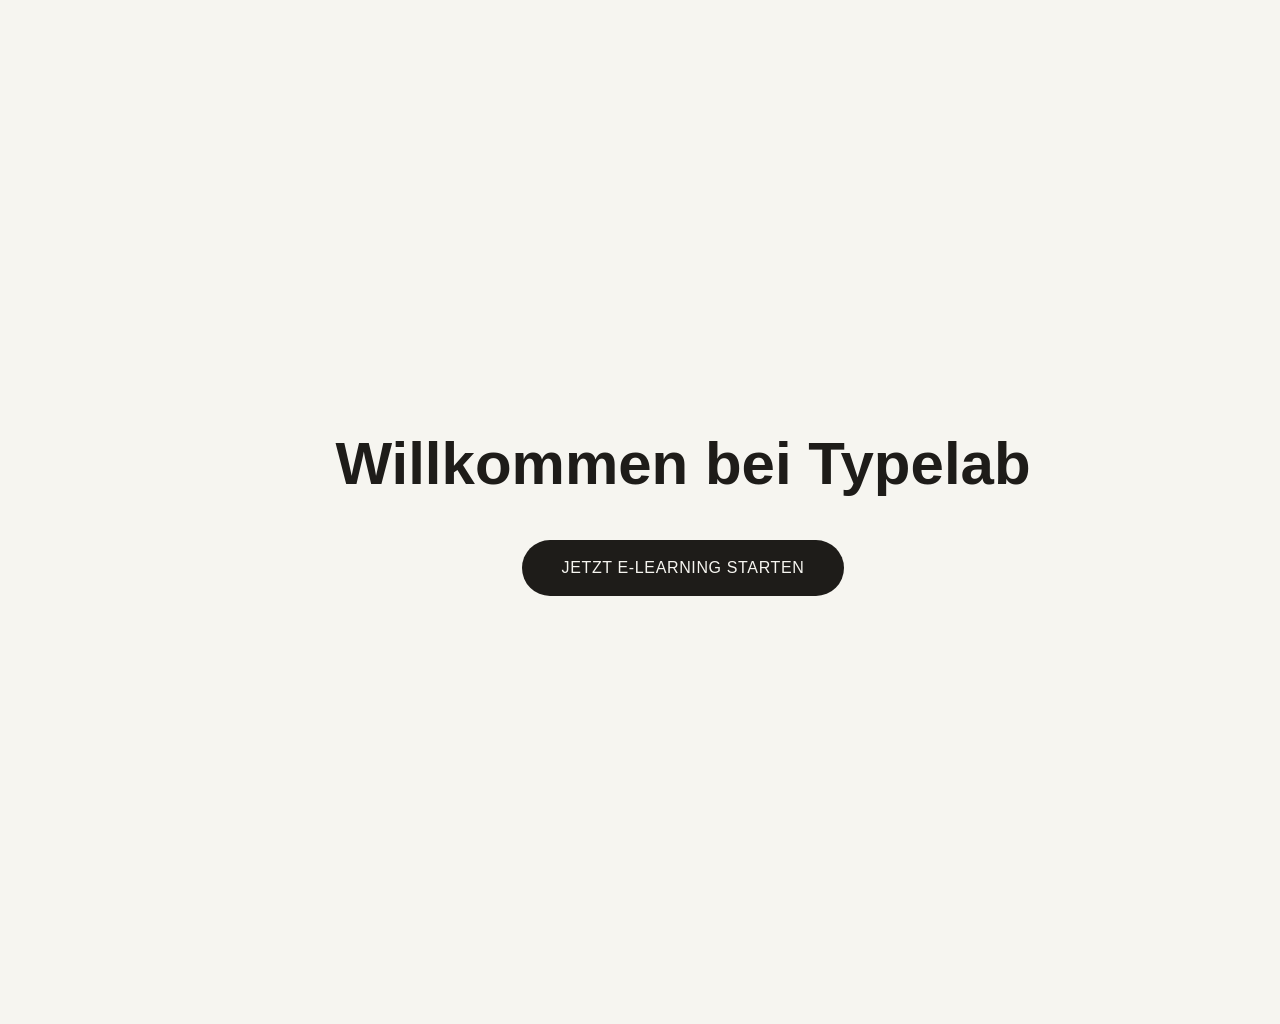
<file: index.html>
<!DOCTYPE html>
<html lang="de">
<head>
  <meta charset="UTF-8" />
  <link rel="manifest" href="manifest.json">
  <link rel="icon" href="Images/Icons/Typo und Technologie Logo.jpg">
  <link rel="apple-touch-icon" href="Images/Icons/Typo und Technologie Logo.jpg">
  <meta name="apple-mobile-web-app-capable" content="yes">
  <meta name="mobile-web-app-capable" content="yes">
  <meta name="apple-mobile-web-app-status-bar-style" content="black-translucent">
  <meta name="viewport" content="width=1366, height=1024, initial-scale=1.0, user-scalable=no, maximum-scale=1.0, viewport-fit=cover" />
  <title>Type Lab — Willkommen</title>
  <link rel="stylesheet" href="style.css" />
  <style>
    .splash {
      width: 1366px;
      height: 1024px;
      display: flex;
      flex-direction: column;
      align-items: center;
      justify-content: center;
      gap: 2.5rem;
    }

    .splash-headline {
      font-family: 'Boldonse', sans-serif;
      font-size: 3.75rem;
      line-height: 1.2;
      text-align: center;
      color: var(--foreground);
    }

    .splash-btn {
      display: inline-flex;
      align-items: center;
      gap: 0.75rem;
      padding: 1rem 2.5rem;
      background: var(--c-ink);
      color: var(--c-bone);
      font-family: 'Oswald', sans-serif;
      font-weight: 500;
      font-size: 1rem;
      letter-spacing: 0.04em;
      text-transform: uppercase;
      text-decoration: none;
      border-radius: 9999px;
      transition: opacity 0.2s;
    }
    .splash-btn:hover { opacity: 0.8; }
  </style>
</head>
<body class="bg-background">

  <div class="splash">
    <div class="splash-inner" id="splash-inner">
      <h1 class="splash-headline">
        Willkommen bei Typelab<br />
      </h1>
      <a href="chapterpage.html" class="splash-btn">Jetzt E-Learning starten</a>
    </div>
  </div>

  <script>
  window.addEventListener('load', function() {
    document.getElementById('splash-inner').classList.add('is-loaded');
  });
  </script>
  <script>
  (function() {
    function pwaNav(e) {
      var a = e.target.closest('a[href]');
      if (!a || a.target === '_blank') return;
      try {
        var url = new URL(a.href, location.href);
        if (url.origin !== location.origin) return;
      } catch(ex) { return; }
      e.preventDefault();
      window.location.assign(a.href);
    }
    document.addEventListener('touchend', pwaNav, { passive: false });
    document.addEventListener('click',    pwaNav, false);
  })();
  </script>
</body>
</html>
</file>
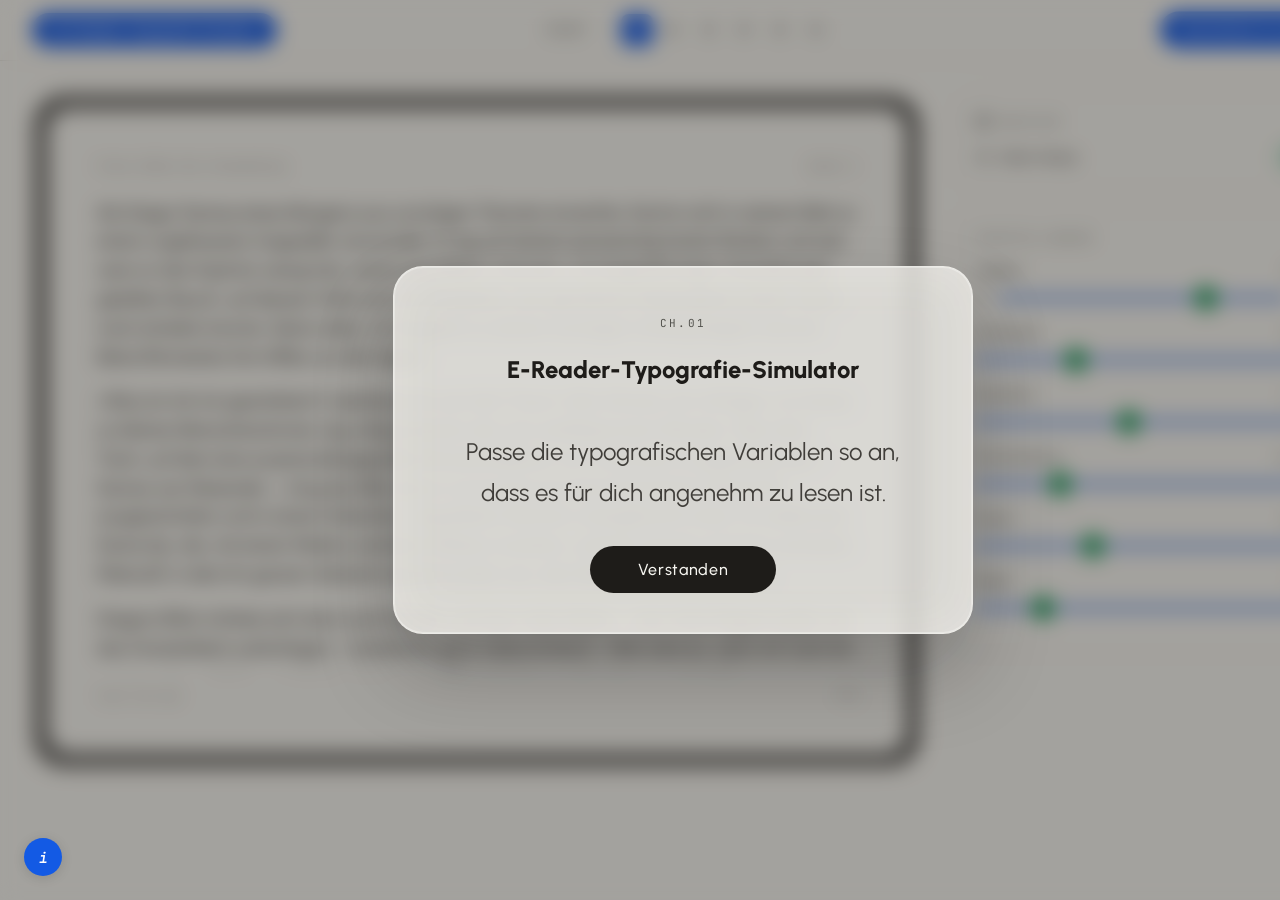
<file: chapter1.html>
<!DOCTYPE html>
<html lang="de">
<head>
  <meta charset="UTF-8" />
  <link rel="manifest" href="manifest.json">
  <link rel="icon" href="Images/Icons/Typo und Technologie Logo.jpg">
  <link rel="apple-touch-icon" href="Images/Icons/Typo und Technologie Logo.jpg">
  <meta name="apple-mobile-web-app-capable" content="yes">
  <meta name="mobile-web-app-capable" content="yes">
  <meta name="apple-mobile-web-app-status-bar-style" content="black-translucent">
  <meta name="viewport" content="width=1366, height=1024, initial-scale=1.0, user-scalable=no, maximum-scale=1.0, viewport-fit=cover" />
  <title>CH.01 — E-Reader-Typografie · Type Lab</title>
  <link rel="stylesheet" href="style.css" />
</head>
<body class="min-h-screen bg-background flex flex-col">

  <!-- Chapter Header -->
  <div class="ch1-header">
    <header class="chapter-header" id="chapter-header">
      <div class="chapter-header-inner">
        <span class="chapter-num font-mono">CH.01</span>
        <span class="chapter-title-label font-display">E-Reader-Typografie-Simulator</span>
        <div class="progress-dots" id="progress-dots"></div>
        <div class="chapter-header-right">
          <button class="btn-complete" id="btn-complete" type="button">Abschließen &amp; weiter</button>
        </div>
      </div>
      <p class="chapter-eyebrow text-muted" id="chapter-eyebrow">
        Passe die typografischen Variablen so an, dass es für dich angenehm zu lesen ist.
      </p>
    </header>
  </div>

  <!-- Main Content -->
  <main class="chapter-main animate-in">
    <div class="ch1-layout">

      <!-- E-Reader Preview — structure unchanged, size driven purely by 1fr column width -->
      <div>
        <div class="ch1-device-wrap">
          <div class="ch1-screen" id="ch1-screen">
            <div class="ch1-screen-inner" id="ch1-screen-inner">
              <div class="ch1-screen-bar">
                <span>Franz Kafka Die Verwandlung</span>
                <span>Seite 1</span>
              </div>
              <div class="ch1-text font-showcase" id="ch1-text"></div>
              <div class="ch1-screen-foot">
                <span>type-lab.app</span>
                <span>76%</span>
              </div>
            </div>
          </div>
        </div>
      </div>

      <!-- Controls (right side) -->
      <div class="ch1-controls">

        <!-- Dark / Light Mode Toggle -->
        <div class="panel">
          <div class="panel-title">
            <svg width="16" height="16" viewBox="0 0 24 24" fill="none" stroke="currentColor" stroke-width="2" stroke-linecap="round" stroke-linejoin="round"><path d="M2 3h6a4 4 0 0 1 4 4v14a3 3 0 0 0-3-3H2z"/><path d="M22 3h-6a4 4 0 0 0-4 4v14a3 3 0 0 1 3-3h7z"/></svg>
            Anzeige
          </div>
          <div class="ch1-mode-row">
            <div class="ch1-mode-left">
              <span class="ch1-mode-icon" id="mode-icon">
                <!-- Sun icon (initial state: light mode) -->
                <svg width="16" height="16" viewBox="0 0 24 24" fill="none" stroke="currentColor" stroke-width="2" stroke-linecap="round" stroke-linejoin="round"><circle cx="12" cy="12" r="5"/><line x1="12" y1="1" x2="12" y2="3"/><line x1="12" y1="21" x2="12" y2="23"/><line x1="4.22" y1="4.22" x2="5.64" y2="5.64"/><line x1="18.36" y1="18.36" x2="19.78" y2="19.78"/><line x1="1" y1="12" x2="3" y2="12"/><line x1="21" y1="12" x2="23" y2="12"/><line x1="4.22" y1="19.78" x2="5.64" y2="18.36"/><line x1="18.36" y1="5.64" x2="19.78" y2="4.22"/></svg>
              </span>
              <span id="mode-label">Heller Modus</span>
            </div>
            <button class="switch" id="dark-mode-switch" type="button" aria-pressed="false" aria-label="Dunkelmodus umschalten"></button>
          </div>
        </div>

        <!-- All Sliders in one panel -->
        <div class="panel">
          <div class="panel-title">Einstellungen</div>

          <!-- Helligkeit -->
          <div class="control-row">
            <div class="control-label-row">
              <span>Helligkeit</span>
              <span class="control-val font-mono">100%</span>
            </div>
            <div class="brightness-row">
              <svg width="12" height="12" viewBox="0 0 24 24" fill="none" stroke="currentColor" stroke-width="2" stroke-linecap="round" stroke-linejoin="round"><path d="M21 12.79A9 9 0 1 1 11.21 3 7 7 0 0 0 21 12.79z"/></svg>
              <div id="brightness-slider-container" style="flex:1"></div>
              <svg width="12" height="12" viewBox="0 0 24 24" fill="none" stroke="currentColor" stroke-width="2" stroke-linecap="round" stroke-linejoin="round"><circle cx="12" cy="12" r="5"/><line x1="12" y1="1" x2="12" y2="3"/><line x1="12" y1="21" x2="12" y2="23"/><line x1="4.22" y1="4.22" x2="5.64" y2="5.64"/><line x1="18.36" y1="18.36" x2="19.78" y2="19.78"/><line x1="1" y1="12" x2="3" y2="12"/><line x1="21" y1="12" x2="23" y2="12"/><line x1="4.22" y1="19.78" x2="5.64" y2="18.36"/><line x1="18.36" y1="5.64" x2="19.78" y2="4.22"/></svg>
            </div>
          </div>

          <!-- Font Size, Line Height, Letter Spacing, Margins, Weight — built by JS -->
          <div id="type-controls"></div>
        </div>

      </div>
    </div>
  </main>

  <script src="progress.js"></script>
  <script src="overlay.js"></script>
  <script src="chapter1.js"></script>
  <script src="slider-touch.js"></script>
  <script>
  (function() {
    function pwaNav(e) {
      var a = e.target.closest('a[href]');
      if (!a || a.target === '_blank') return;
      try {
        var url = new URL(a.href, location.href);
        if (url.origin !== location.origin) return;
      } catch(ex) { return; }
      e.preventDefault();
      window.location.assign(a.href);
    }
    document.addEventListener('touchend', pwaNav, { passive: false });
    document.addEventListener('click',    pwaNav, false);
  })();
  </script>
</body>
</html>
</file>
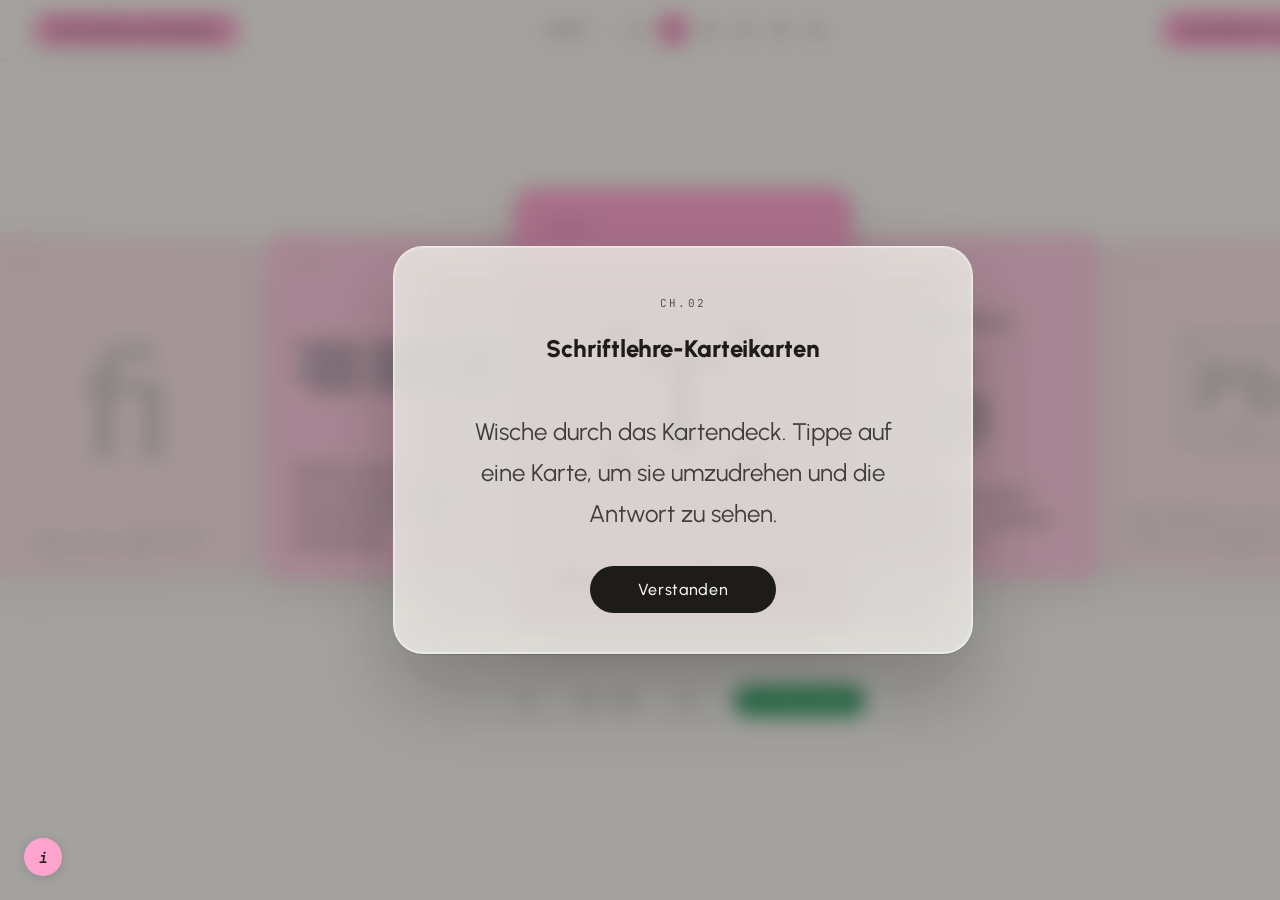
<file: chapter2.html>
<!DOCTYPE html>
<html lang="de">
<head>
  <meta charset="UTF-8" />
  <link rel="manifest" href="manifest.json">
  <link rel="icon" href="Images/Icons/Typo und Technologie Logo.jpg">
  <link rel="apple-touch-icon" href="Images/Icons/Typo und Technologie Logo.jpg">
  <meta name="apple-mobile-web-app-capable" content="yes">
  <meta name="mobile-web-app-capable" content="yes">
  <meta name="apple-mobile-web-app-status-bar-style" content="black-translucent">
  <meta name="viewport" content="width=1366, height=1024, initial-scale=1.0, user-scalable=no, maximum-scale=1.0, viewport-fit=cover" />
  <title>CH.02 — Karteikarten-Karussell · Type Lab</title>
  <link rel="stylesheet" href="style.css" />
</head>
<body class="min-h-screen bg-background flex flex-col">

  <div class="ch2-header">
    <header class="chapter-header">
      <div class="chapter-header-inner">
        <span class="chapter-num font-mono">CH.02</span>
        <span class="chapter-title-label font-display">Schriftlehre-Karteikarten</span>
        <div class="progress-dots" id="progress-dots"></div>
        <div class="chapter-header-right">
          <button class="btn-complete" id="btn-complete" type="button">Abschließen &amp; weiter</button>
        </div>
      </div>
      <p class="chapter-eyebrow text-muted">
        Wische durch das Kartendeck. Tippe auf eine Karte, um sie umzudrehen und die Antwort zu sehen.
      </p>
    </header>
  </div>

  <main class="chapter-main animate-in">
    <div class="ch2-stage">
      <div class="ch2-carousel" id="ch2-carousel"></div>
      <div class="ch2-controls">
        <button class="ch2-btn-nav" id="ch2-prev" type="button" aria-label="Vorherige Karte">
          <svg viewBox="0 0 24 24" fill="none" stroke="currentColor" stroke-width="2" stroke-linecap="round" stroke-linejoin="round"><polyline points="15 18 9 12 15 6"/></svg>
        </button>
        <div class="ch2-counter font-mono" id="ch2-counter">01 / 08</div>
        <button class="ch2-btn-nav" id="ch2-next" type="button" aria-label="Nächste Karte">
          <svg viewBox="0 0 24 24" fill="none" stroke="currentColor" stroke-width="2" stroke-linecap="round" stroke-linejoin="round"><polyline points="9 18 15 12 9 6"/></svg>
        </button>
        <button class="ch2-btn-flip font-display" id="ch2-flip" type="button">
          <svg width="14" height="14" viewBox="0 0 24 24" fill="none" stroke="currentColor" stroke-width="2" stroke-linecap="round" stroke-linejoin="round"><polyline points="1 4 1 10 7 10"/><path d="M3.51 15a9 9 0 1 0 .49-3.51"/></svg>
          Karte wenden
        </button>
      </div>
    </div>
  </main>

  <script src="progress.js"></script>
  <script src="overlay.js"></script>
  <script src="chapter2.js"></script>
  <script>
  (function() {
    function pwaNav(e) {
      var a = e.target.closest('a[href]');
      if (!a || a.target === '_blank') return;
      try {
        var url = new URL(a.href, location.href);
        if (url.origin !== location.origin) return;
      } catch(ex) { return; }
      e.preventDefault();
      window.location.assign(a.href);
    }
    document.addEventListener('touchend', pwaNav, { passive: false });
    document.addEventListener('click',    pwaNav, false);
  })();
  </script>
</body>
</html>
</file>
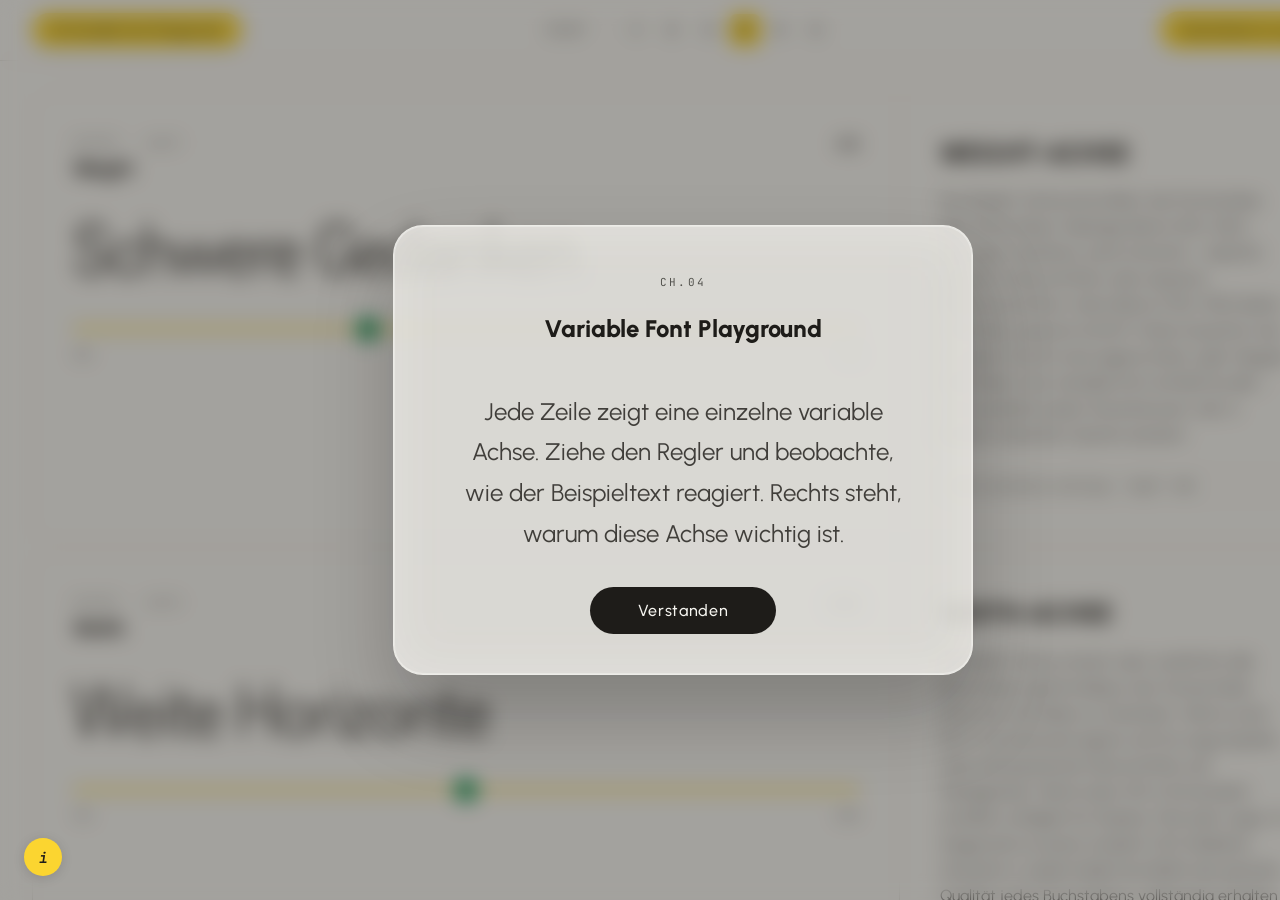
<file: chapter4.html>
<!DOCTYPE html>
<html lang="de">
<head>
  <meta charset="UTF-8" />
  <link rel="manifest" href="manifest.json">
  <link rel="icon" href="Images/Icons/Typo und Technologie Logo.jpg">
  <link rel="apple-touch-icon" href="Images/Icons/Typo und Technologie Logo.jpg">
  <meta name="apple-mobile-web-app-capable" content="yes">
  <meta name="mobile-web-app-capable" content="yes">
  <meta name="apple-mobile-web-app-status-bar-style" content="black-translucent">
  <meta name="viewport" content="width=1366, height=1024, initial-scale=1.0, user-scalable=no, maximum-scale=1.0, viewport-fit=cover" />
  <title>CH.04 — Variable Font Playground · Type Lab</title>
  <link rel="stylesheet" href="style.css" />
</head>
<body class="min-h-screen bg-background flex flex-col">

  <div class="ch4-header">
    <header class="chapter-header">
      <div class="chapter-header-inner">
        <span class="chapter-num font-mono">CH.04</span>
        <span class="chapter-title-label font-display">Variable Font Playground</span>
        <div class="progress-dots" id="progress-dots"></div>
        <div class="chapter-header-right">
          <button class="btn-complete" id="btn-complete" type="button">Abschließen &amp; weiter</button>
        </div>
      </div>
      <p class="chapter-eyebrow text-muted">
        Jede Zeile zeigt eine einzelne variable Achse. Ziehe den Regler und beobachte, wie der Beispieltext reagiert. Rechts steht, warum diese Achse wichtig ist.
      </p>
    </header>
  </div>

  <main class="chapter-main animate-in">
    <div class="ch4-layout" id="ch4-layout"></div>
  </main>

  <script src="progress.js"></script>
  <script src="overlay.js"></script>
  <script src="chapter4.js"></script>
  <script src="slider-touch.js"></script>
  <script>
  (function() {
    function pwaNav(e) {
      var a = e.target.closest('a[href]');
      if (!a || a.target === '_blank') return;
      try {
        var url = new URL(a.href, location.href);
        if (url.origin !== location.origin) return;
      } catch(ex) { return; }
      e.preventDefault();
      window.location.assign(a.href);
    }
    document.addEventListener('touchend', pwaNav, { passive: false });
    document.addEventListener('click',    pwaNav, false);
  })();
  </script>
</body>
</html>
</file>
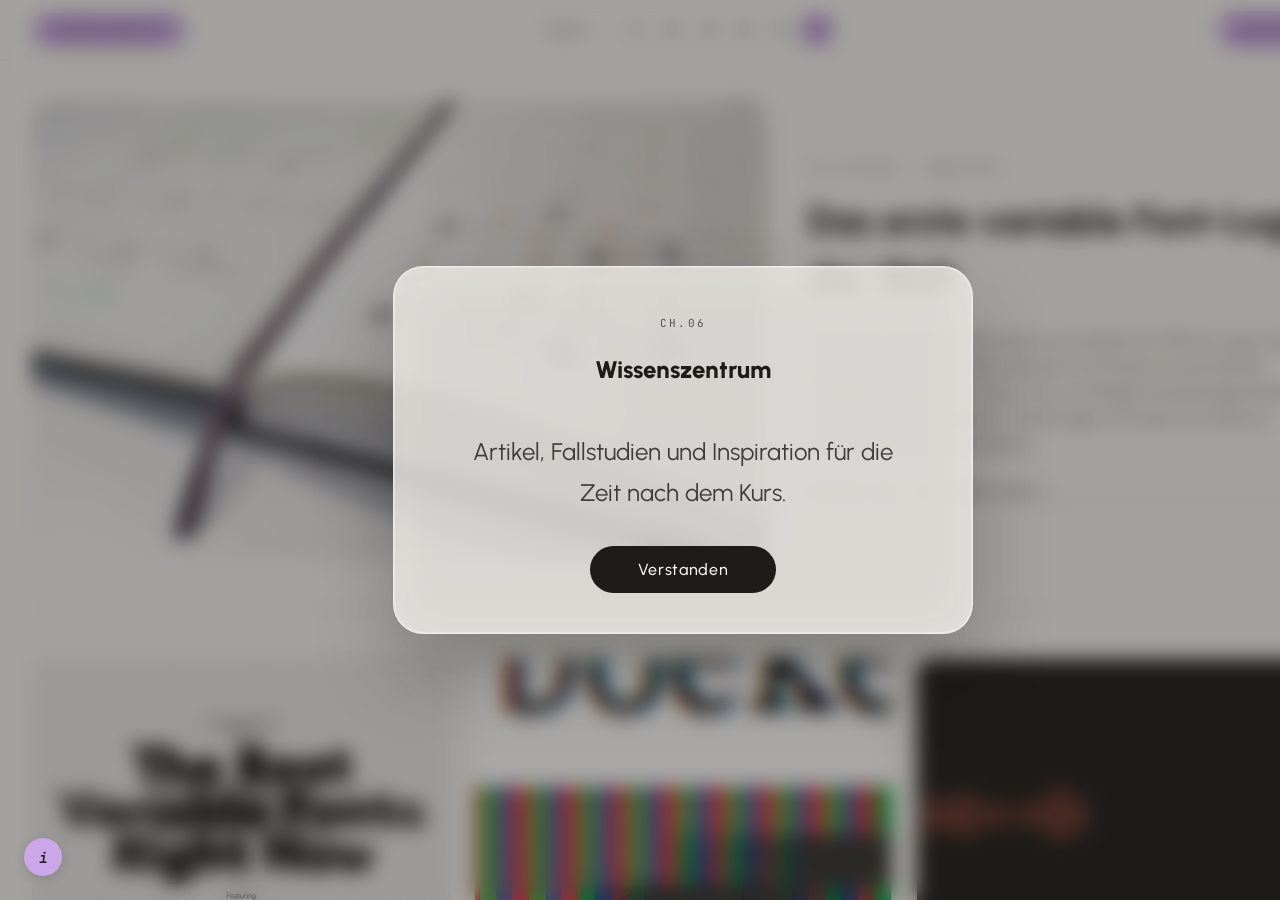
<file: chapter6.html>
<!DOCTYPE html>
<html lang="de">
<head>
  <meta charset="UTF-8" />
  <link rel="manifest" href="manifest.json">
  <link rel="icon" href="Images/Icons/Typo und Technologie Logo.jpg">
  <link rel="apple-touch-icon" href="Images/Icons/Typo und Technologie Logo.jpg">
  <meta name="apple-mobile-web-app-capable" content="yes">
  <meta name="mobile-web-app-capable" content="yes">
  <meta name="apple-mobile-web-app-status-bar-style" content="black-translucent">
  <meta name="viewport" content="width=1366, height=1024, initial-scale=1.0, user-scalable=no, maximum-scale=1.0, viewport-fit=cover" />
  <title>CH.06 — Wissenszentrum · Type Lab</title>
  <link rel="stylesheet" href="style.css" />
</head>
<body class="min-h-screen bg-background flex flex-col">

  <div class="ch6-header">
    <header class="chapter-header">
      <div class="chapter-header-inner">
        <span class="chapter-num font-mono">CH.06</span>
        <span class="chapter-title-label font-display">Wissenszentrum</span>
        <div class="progress-dots" id="progress-dots"></div>
        <div class="chapter-header-right">
          <button class="btn-complete" id="btn-complete" type="button">Abschließen</button>
        </div>
      </div>
      <p class="chapter-eyebrow text-muted">
        Artikel, Fallstudien und Inspiration für die Zeit nach dem Kurs.
      </p>
    </header>
  </div>

  <main class="chapter-main animate-in">
    <div class="ch6-layout">

      <!-- Hero article -->
      <article class="ch6-hero">
        <div class="ch6-hero-art">
          <img src="Images/ch6-hero-wpp.webp" alt="WPP variable font logo" class="ch6-hero-img" />
        </div>
        <div class="ch6-hero-body">
          <span class="ch6-hero-tag font-mono">FALLSTUDIE · MONOTYPE</span>
          <h2 class="ch6-hero-title font-display">Das erste variable Font-Logo der Welt</h2>
          <p class="ch6-hero-excerpt">
            Fontsmith und VBAT Amsterdam entwickelten für WPP ein Logo, dessen Letterformen sich per Wärmekamera in Echtzeit an menschliche Interaktion anpassen – Farbe, Form und Weight als lebendige Reaktion auf den Raum. Variable Font-Technologie wird damit erstmals zur identitätsstiftenden Architektur.
          </p>
          <a class="ch6-hero-read font-mono" href="https://www.monotype.com/resources/monotype-labs/world%E2%80%99s-first-variable-font-logo" target="_blank">Monotype Labs · Fallstudie lesen →</a>
        </div>
      </article>

      <!-- Article grid -->
      <div class="ch6-grid" id="ch6-grid"></div>

      <!-- Footer -->
      <footer class="ch6-footer">
        <h2 class="font-display">Du hast das Ende des Kurses erreicht.</h2>
        <p>Schließe dieses Kapitel ab, um deinen Kurs zu beenden.</p>
      </footer>

    </div>
  </main>

  <script src="progress.js"></script>
  <script src="overlay.js"></script>
  <script src="chapter6.js"></script>
  <script>
  (function() {
    function pwaNav(e) {
      var a = e.target.closest('a[href]');
      if (!a || a.target === '_blank') return;
      try {
        var url = new URL(a.href, location.href);
        if (url.origin !== location.origin) return;
      } catch(ex) { return; }
      e.preventDefault();
      window.location.assign(a.href);
    }
    document.addEventListener('touchend', pwaNav, { passive: false });
    document.addEventListener('click',    pwaNav, false);
  })();
  </script>
</body>
</html>
</file>
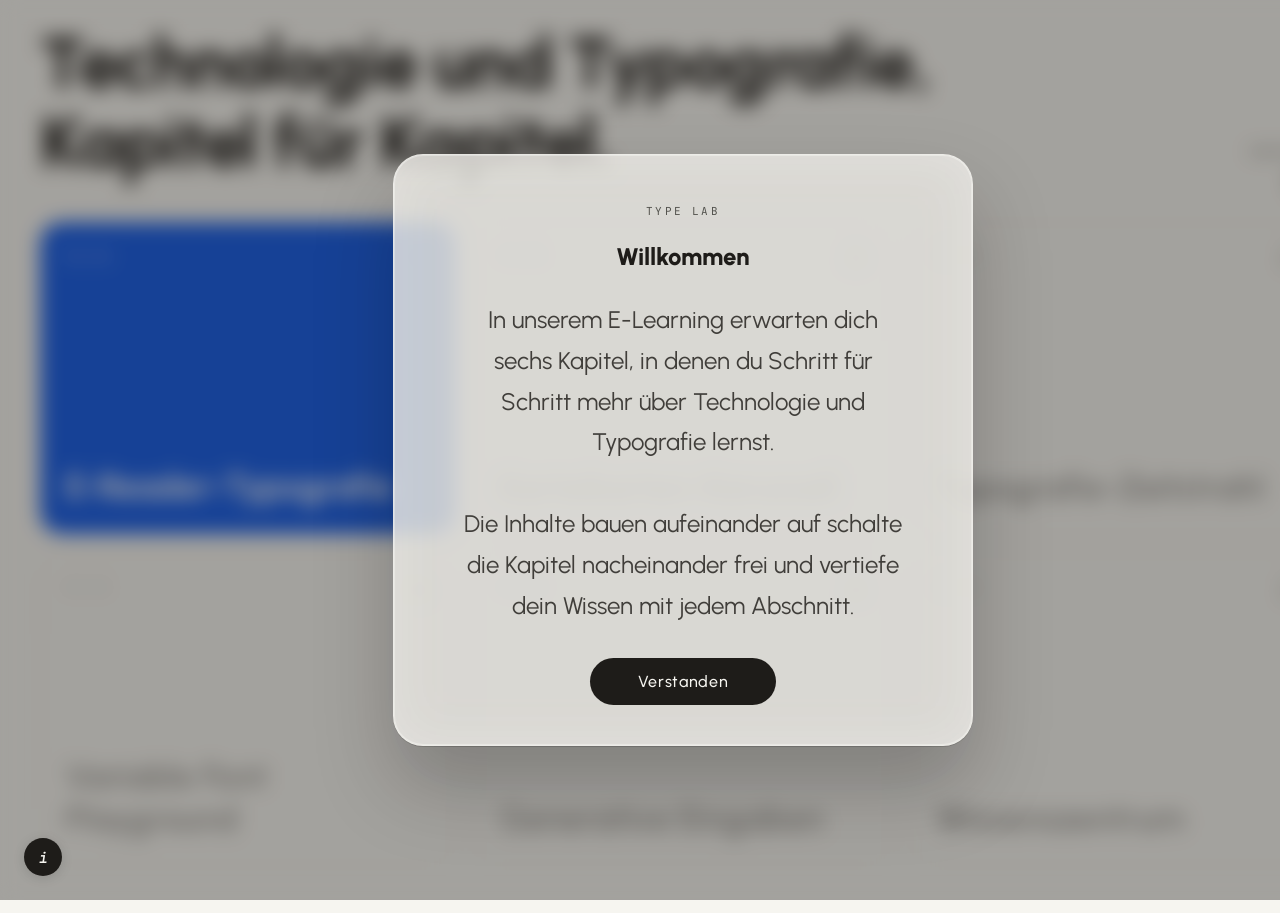
<file: chapterpage.html>
<!DOCTYPE html>
<html lang="de">
<head>
  <meta charset="UTF-8" />
  <link rel="manifest" href="manifest.json">
  <link rel="icon" href="Images/Icons/Typo und Technologie Logo.jpg">
  <link rel="apple-touch-icon" href="Images/Icons/Typo und Technologie Logo.jpg">
  <meta name="apple-mobile-web-app-capable" content="yes">
  <meta name="mobile-web-app-capable" content="yes">
  <meta name="apple-mobile-web-app-status-bar-style" content="black-translucent">
  <meta name="viewport" content="width=1366, height=1024, initial-scale=1.0, user-scalable=no, maximum-scale=1.0, viewport-fit=cover" />
  <title>Type Lab — Generativer Typografie-Kurs</title>
  <meta name="description" content="Eine interaktive E-Learning-Anwendung zu Typografie, Variable Fonts und generativem Schriftdesign." />
  <link rel="stylesheet" href="style.css" />
</head>
<body class="min-h-screen bg-background">

  <header class="home-header">
    <div class="home-header-left">
      <!-- <p class="home-tag font-mono">Type Lab · Edition 01</p> -->
      <h1 class="home-headline font-display">
        Technologie und Typografie,<br />Kapitel für Kapitel.
      </h1>
    </div>
    <div class="home-progress">
      <p class="home-progress-label font-mono">FORTSCHRITT</p>
      <p class="home-progress-count font-display" id="progress-count">
        0<span>/6</span>
      </p>
      <button class="home-reset" id="reset-btn" type="button" style="display:none">Fortschritt zurücksetzen</button>
    </div>
  </header>

  <div class="chapters-grid" id="chapters-grid">
    <!-- Cards rendered by JS -->
  </div>

  <script src="progress.js"></script>
  <script src="chapterpage.js"></script>
  <script>
  (function() {
    function pwaNav(e) {
      var a = e.target.closest('a[href]');
      if (!a || a.target === '_blank') return;
      try {
        var url = new URL(a.href, location.href);
        if (url.origin !== location.origin) return;
      } catch(ex) { return; }
      e.preventDefault();
      window.location.assign(a.href);
    }
    document.addEventListener('touchend', pwaNav, { passive: false });
    document.addEventListener('click',    pwaNav, false);
  })();
  </script>
  <script>
  (function () {
    var STORAGE_KEY = 'type-lab-overlay-ack-home';

    var overlay = document.createElement('div');
    overlay.className = 'instruction-overlay';
    overlay.innerHTML =
      '<div class="instruction-card">' +
        '<div class="instruction-card-meta">TYPE LAB</div>' +
        '<div class="instruction-card-title">Willkommen</div>' +
        '<p class="instruction-card-text">' +
          'In unserem E-Learning erwarten dich sechs Kapitel, in denen du Schritt ' +
          'für Schritt mehr über Technologie und Typografie lernst.' +
          '<br><br>' +
          'Die Inhalte bauen aufeinander auf schalte die Kapitel nacheinander ' +
          'frei und vertiefe dein Wissen mit jedem Abschnitt.' +
        '</p>' +
        '<button class="instruction-btn-ok" type="button">Verstanden</button>' +
      '</div>';
    document.body.appendChild(overlay);

    var acknowledged = false;
    try { acknowledged = !!localStorage.getItem(STORAGE_KEY); } catch(e) {}
    if (acknowledged) overlay.style.display = 'none';

    function dismiss() {
      overlay.style.display = 'none';
      try { localStorage.setItem(STORAGE_KEY, '1'); } catch(e) {}
    }

    function show() {
      overlay.style.display = 'flex';
      var card = overlay.querySelector('.instruction-card');
      card.style.animation = 'none';
      card.offsetHeight;
      card.style.animation = '';
    }

    overlay.querySelector('.instruction-btn-ok').addEventListener('click', function(e) {
      e.stopPropagation();
      dismiss();
    });
    overlay.addEventListener('click', function(e) {
      if (e.target === overlay) dismiss();
    });

    var infoBtn = document.createElement('button');
    infoBtn.className = 'info-btn';
    infoBtn.type = 'button';
    infoBtn.title = 'Info anzeigen';
    infoBtn.textContent = 'i';
    infoBtn.style.background = '#1e1c19';
    infoBtn.style.color = '#f6f5f0';
    infoBtn.style.border = 'none';
    infoBtn.addEventListener('click', show);
    document.body.appendChild(infoBtn);

    window.__showHomeOverlay = show;
  })();
  </script>
</body>
</html>
</file>
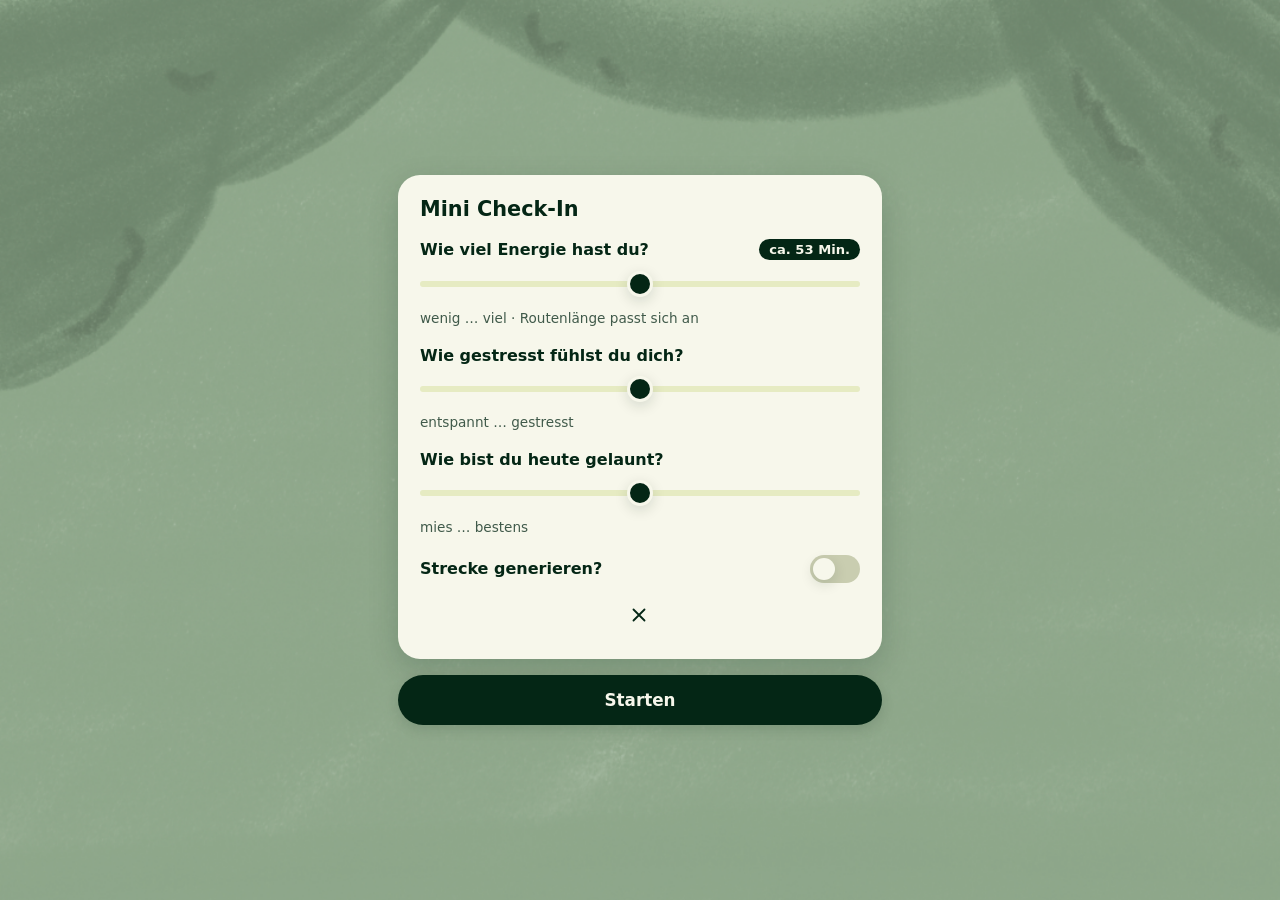
<file: checkin.html>
<!DOCTYPE html>
<html lang="de">
<head>
  <meta charset="UTF-8">
  <meta name="viewport" content="width=device-width, initial-scale=1, viewport-fit=cover">
  <title>Mini Check-In · Walking with Wieland</title>
  <meta name="theme-color" content="#042615">
  <meta name="apple-mobile-web-app-capable" content="yes">
  <meta name="mobile-web-app-capable" content="yes">
  <meta name="apple-mobile-web-app-status-bar-style" content="black-translucent">
  <meta name="apple-mobile-web-app-title" content="Wieland">
  <link rel="manifest" href="manifest.json">
  <link rel="apple-touch-icon" href="assets/icon-180.png">
  <link rel="stylesheet" href="css/style.css?v=19">
</head>
<body>
  <div class="bg" aria-hidden="true"></div>

  <main class="screen screen--center">
    <div class="checkin-wrap">
      <section class="card" aria-labelledby="ci-title">
        <h1 class="h2" id="ci-title">Mini Check-In</h1>

        <!-- Energie = Fitness-Proxy für Routenlänge -->
        <div class="field">
          <div class="ci-label-row">
            <label class="field__label" for="energy">Wie viel Energie hast du?</label>
            <span class="energy-badge" id="energy-time">ca. 30 Min.</span>
          </div>
          <input class="range" type="range" id="energy" min="0" max="100" value="50"
                 aria-describedby="energy-ends">
          <p class="hint" id="energy-ends">wenig … viel · Routenlänge passt sich an</p>
        </div>

        <div class="field">
          <label class="field__label" for="stress">Wie gestresst fühlst du dich?</label>
          <input class="range" type="range" id="stress" min="0" max="100" value="50"
                 aria-describedby="stress-ends">
          <p class="hint" id="stress-ends">entspannt … gestresst</p>
        </div>

        <div class="field">
          <label class="field__label" for="mood">Wie bist du heute gelaunt?</label>
          <input class="range" type="range" id="mood" min="0" max="100" value="50"
                 aria-describedby="mood-ends">
          <p class="hint" id="mood-ends">mies … bestens</p>
        </div>

        <!-- Geführte Route an/aus -->
        <div class="switch-row" style="margin-top:6px">
          <label class="field__label" for="route">Strecke generieren?</label>
          <span class="switch">
            <input type="checkbox" id="route">
            <span class="switch__slider" aria-hidden="true"></span>
          </span>
        </div>

        <p class="hint" id="route-hint" hidden style="margin-top:6px;color:#c97b00">
          Kein Schlüssel hinterlegt – in den Einstellungen eintragen. Ohne Schlüssel startest du frei.
        </p>

        <!-- Standort-Auswahl (nur sichtbar wenn Route an) -->
        <div id="location-choice" hidden aria-live="polite">
          <p class="field__label" style="margin:14px 0 8px">Startpunkt</p>
          <div class="loc-row">
            <button class="btn btn-sm" id="loc-gps" type="button">Aktueller Standort</button>
            <button class="btn btn-sm btn-ghost" id="loc-home" type="button" hidden>
              Heimat-Standort
            </button>
          </div>
          <p class="hint" id="loc-hint" style="margin-top:8px"></p>
        </div>

        <button class="icon-btn icon-btn--bare card-close-center" id="ci-close"
                type="button" aria-label="Abbrechen und zurück"></button>
      </section>

      <button class="btn" id="ci-start" type="button">Starten</button>
    </div>
  </main>

  <script src="js/exercises.js?v=10"></script>
  <script src="js/trophies.js?v=10"></script>
  <script src="js/app.js?v=15"></script>
  <script src="js/checkin.js?v=11"></script>
</body>
</html>
</file>
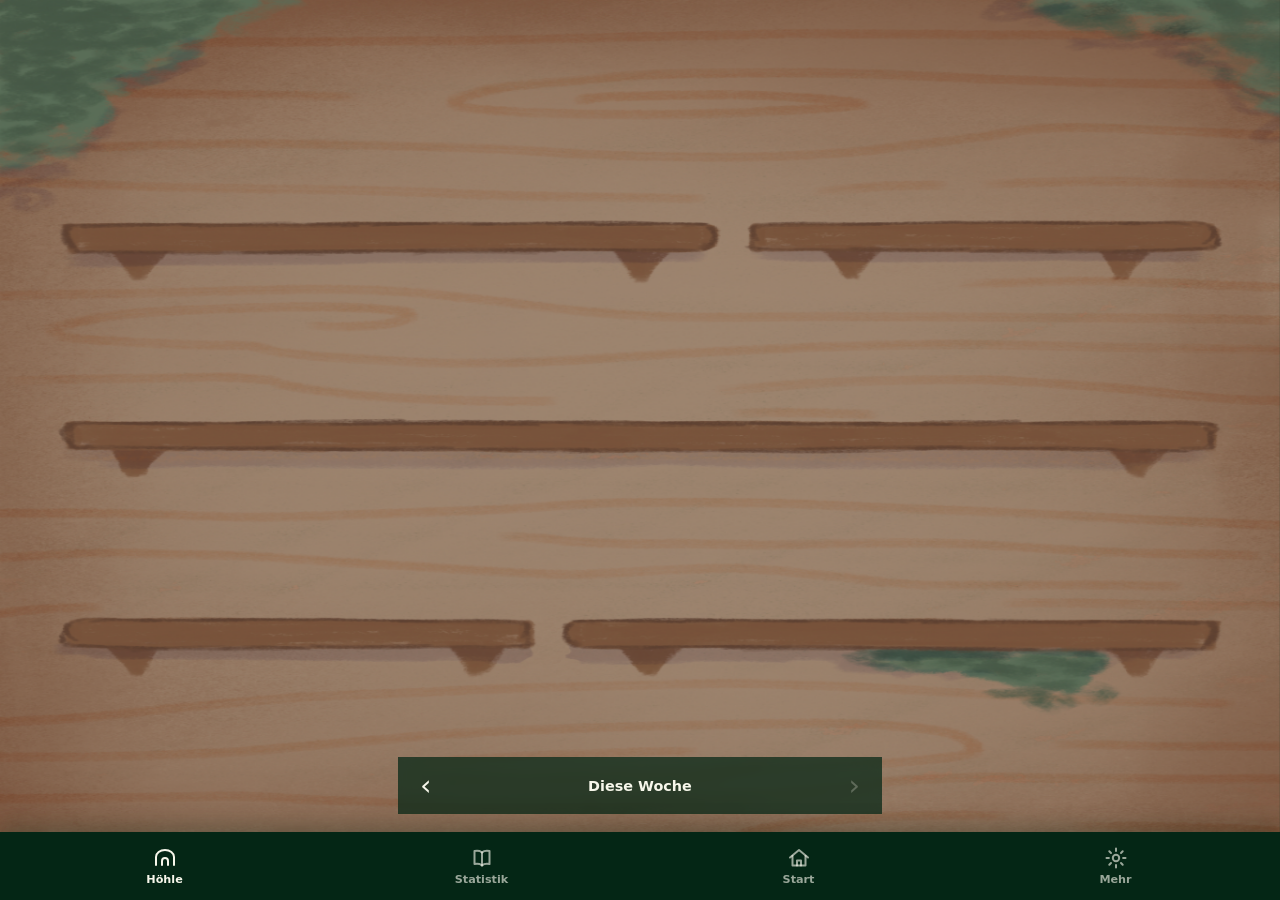
<file: collection.html>
<!DOCTYPE html>
<html lang="de">
<head>
  <meta charset="UTF-8">
  <meta name="viewport" content="width=device-width, initial-scale=1, viewport-fit=cover">
  <title>Wielands Höhle · Walking with Wieland</title>
  <meta name="theme-color" content="#042615">
  <meta name="apple-mobile-web-app-capable" content="yes">
  <meta name="mobile-web-app-capable" content="yes">
  <meta name="apple-mobile-web-app-status-bar-style" content="black-translucent">
  <meta name="apple-mobile-web-app-title" content="Wieland">
  <link rel="manifest" href="manifest.json">
  <link rel="apple-touch-icon" href="assets/icon-180.png">
  <link rel="icon" href="assets/icon-192.png">
  <link rel="stylesheet" href="css/style.css?v=20">
</head>
<body>
  <!-- Regal-Hintergrund füllt den ganzen Screen -->
  <div class="bg bg--collection" aria-hidden="true"></div>

  <main class="screen screen--nav">

    <!-- Trophy-Grid: unsichtbare Slots auf den 3 Regalbrettern -->
    <div class="shelf-grid" aria-hidden="true">

      <!-- Oberes Brett links → Welt 5 Entdeckerblick -->
      <div class="trophy-slot trophy--w5 is-empty" id="ts-w5">
        <img src="assets/entdeckerblick.png" alt="">
        <span class="trophy-count" id="tc-w5"></span>
      </div>

      <!-- Oberes Brett rechts → Welt 4 Schatzkiste -->
      <div class="trophy-slot trophy--w4 is-empty" id="ts-w4">
        <img src="assets/schaetze.png" alt="">
        <span class="trophy-count" id="tc-w4"></span>
      </div>

      <!-- Mittleres Brett mitte → Welt 1 Spürnase -->
      <div class="trophy-slot trophy--w1 is-empty" id="ts-w1">
        <img src="assets/spuernase.png" alt="">
        <span class="trophy-count" id="tc-w1"></span>
      </div>

      <!-- Unteres Brett links → Welt 2 Ruhe -->
      <div class="trophy-slot trophy--w2 is-empty" id="ts-w2">
        <img src="assets/ruhe.png" alt="">
        <span class="trophy-count" id="tc-w2"></span>
      </div>

      <!-- Unteres Brett rechts → Welt 3 Zeitgefühl -->
      <div class="trophy-slot trophy--w3 is-empty" id="ts-w3">
        <img src="assets/zeitgefuehl.png" alt="">
        <span class="trophy-count" id="tc-w3"></span>
      </div>

    </div>

    <!-- Wochen-Navigation unten (über der Haupt-Nav) -->
    <div class="week-nav" role="navigation" aria-label="Wochennavigation">
      <button class="week-nav__btn" id="week-prev" type="button" aria-label="Vorherige Woche">&#8249;</button>
      <span class="week-nav__label" id="week-label"></span>
      <button class="week-nav__btn" id="week-next" type="button" aria-label="Nächste Woche">&#8250;</button>
    </div>

  </main>

  <script src="js/exercises.js?v=10"></script>
  <script src="js/trophies.js?v=10"></script>
  <script src="js/app.js?v=15"></script>
  <script src="js/photoStore.js?v=1"></script>
  <script src="js/camera.js?v=1"></script>
  <script src="js/collection.js?v=13"></script>
</body>
</html>
</file>
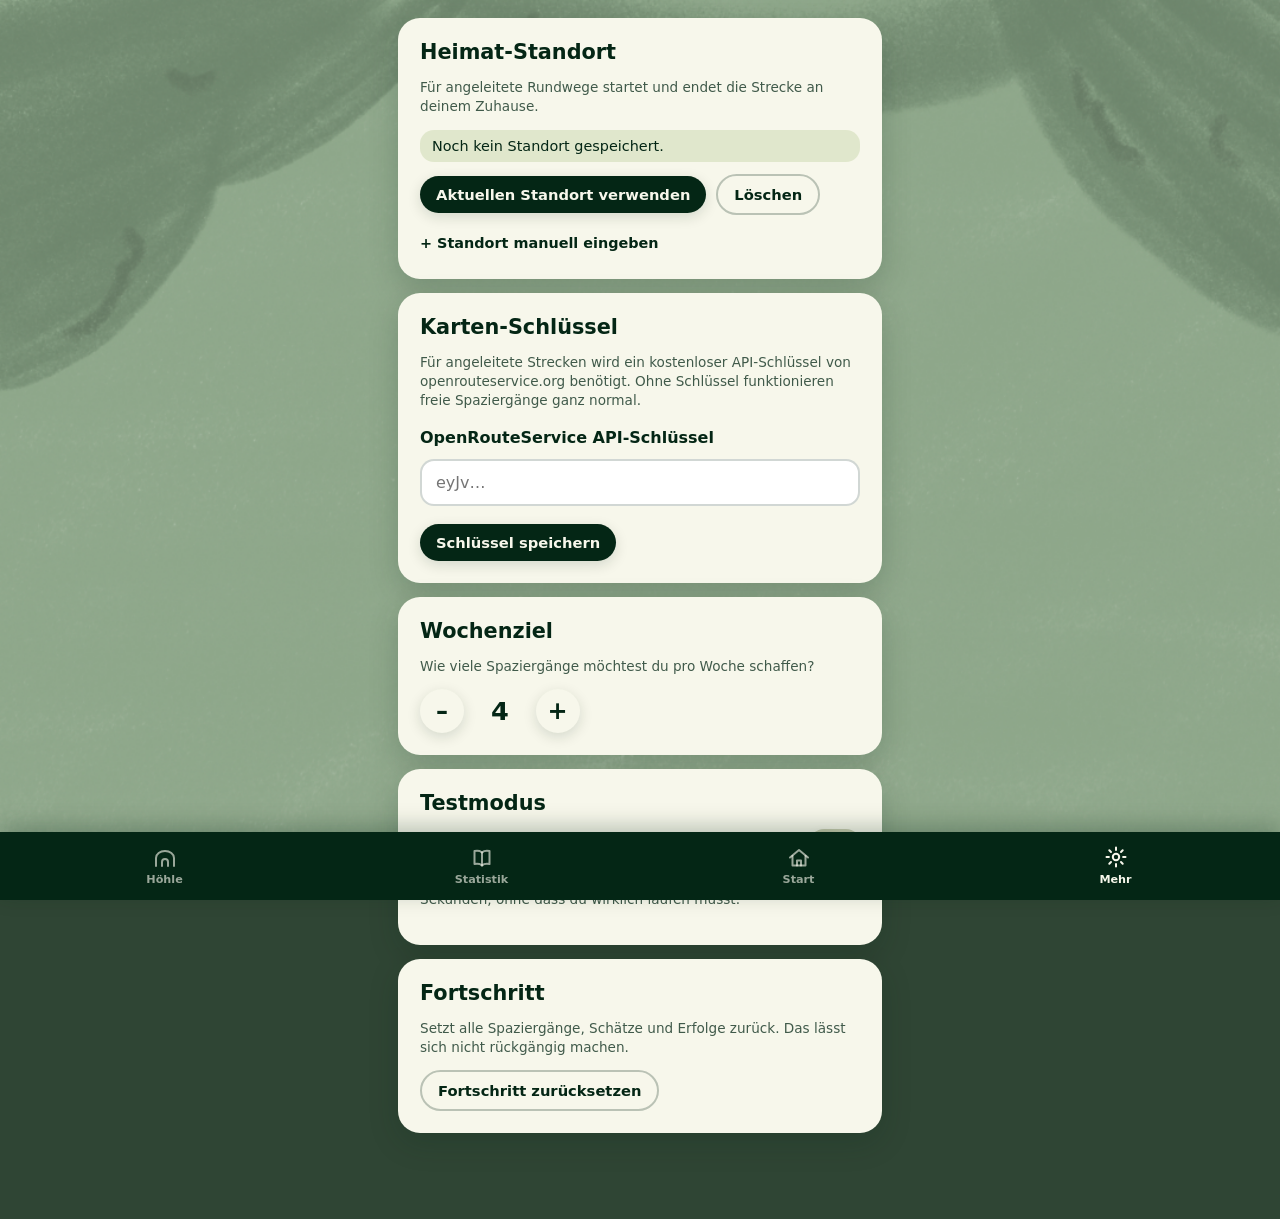
<file: settings.html>
<!DOCTYPE html>
<html lang="de">
<head>
  <meta charset="UTF-8">
  <meta name="viewport" content="width=device-width, initial-scale=1, viewport-fit=cover">
  <title>Einstellungen · Walking with Wieland</title>
  <meta name="theme-color" content="#042615">
  <meta name="apple-mobile-web-app-capable" content="yes">
  <meta name="mobile-web-app-capable" content="yes">
  <meta name="apple-mobile-web-app-status-bar-style" content="black-translucent">
  <meta name="apple-mobile-web-app-title" content="Wieland">
  <link rel="manifest" href="manifest.json">
  <link rel="apple-touch-icon" href="assets/icon-180.png">
  <link rel="icon" href="assets/icon-192.png">
  <link rel="stylesheet" href="css/style.css?v=19">
</head>
<body>
  <div class="bg" aria-hidden="true"></div>

  <main class="screen screen--nav">
    <div class="stack">

      <section class="card" aria-labelledby="set-home-title">
        <h1 class="h2" id="set-home-title">Heimat-Standort</h1>
        <p class="hint mt-0">Für angeleitete Rundwege startet und endet die Strecke an deinem Zuhause.</p>

        <p class="setting-status" id="home-status" aria-live="polite">—</p>

        <div class="row row--wrap">
          <button class="btn btn-sm" id="home-gps" type="button">Aktuellen Standort verwenden</button>
          <button class="btn btn-sm btn-ghost" id="home-clear" type="button">Löschen</button>
        </div>

        <details class="set-details">
          <summary>Standort manuell eingeben</summary>
          <div class="field">
            <label class="field__label" for="home-lat">Breitengrad</label>
            <input class="input" type="number" inputmode="decimal" step="any" id="home-lat" placeholder="48.3984">
          </div>
          <div class="field">
            <label class="field__label" for="home-lng">Längengrad</label>
            <input class="input" type="number" inputmode="decimal" step="any" id="home-lng" placeholder="9.9916">
          </div>
          <button class="btn btn-sm" id="home-manual" type="button">Manuell speichern</button>
        </details>
      </section>

      <section class="card" aria-labelledby="set-ors-title">
        <h2 class="h2" id="set-ors-title">Karten-Schlüssel</h2>
        <p class="hint mt-0">
          Für angeleitete Strecken wird ein kostenloser API-Schlüssel von
          openrouteservice.org benötigt. Ohne Schlüssel funktionieren freie
          Spaziergänge ganz normal.
        </p>
        <div class="field">
          <label class="field__label" for="ors-key">OpenRouteService API-Schlüssel</label>
          <input class="input" type="text" id="ors-key" autocomplete="off" autocapitalize="off"
                 autocorrect="off" spellcheck="false" placeholder="eyJv…">
        </div>
        <button class="btn btn-sm" id="ors-save" type="button">Schlüssel speichern</button>
      </section>

      <section class="card" aria-labelledby="set-goal-title">
        <h2 class="h2" id="set-goal-title">Wochenziel</h2>
        <p class="hint mt-0">Wie viele Spaziergänge möchtest du pro Woche schaffen?</p>
        <div class="stepper" role="group" aria-labelledby="set-goal-title">
          <button class="icon-btn" id="goal-minus" type="button" aria-label="Wochenziel verringern">–</button>
          <span class="stepper__value" id="goal-value" aria-live="polite">4</span>
          <button class="icon-btn" id="goal-plus" type="button" aria-label="Wochenziel erhöhen">+</button>
        </div>
      </section>

      <section class="card" aria-labelledby="set-test-title">
        <h2 class="h2" id="set-test-title">Testmodus</h2>
        <div class="switch-row">
          <label class="field__label" for="test-mode">Übungen ohne Bewegung auslösen</label>
          <span class="switch">
            <input type="checkbox" id="test-mode">
            <span class="switch__slider" aria-hidden="true"></span>
          </span>
        </div>
        <p class="hint">Zum Ausprobieren: Übungen erscheinen dann etwa alle 20 Sekunden, ohne dass du wirklich laufen musst.</p>
      </section>

      <section class="card" aria-labelledby="set-reset-title">
        <h2 class="h2" id="set-reset-title">Fortschritt</h2>
        <p class="hint mt-0">Setzt alle Spaziergänge, Schätze und Erfolge zurück. Das lässt sich nicht rückgängig machen.</p>
        <button class="btn btn-sm btn-ghost" id="reset-progress" type="button">Fortschritt zurücksetzen</button>
        <p class="setting-status" id="reset-status" aria-live="polite" hidden></p>
      </section>

    </div>
  </main>

  <script src="js/exercises.js?v=10"></script>
  <script src="js/trophies.js?v=10"></script>
  <script src="js/app.js?v=15"></script>
  <script src="js/settings.js?v=10"></script>
</body>
</html>
</file>
<file: style.css>
/* =============================================
   TYPE LAB — style.css
   Single stylesheet for all 7 pages
   ============================================= */

@import url('https://fonts.googleapis.com/css2?family=Urbanist:wght@100..900&family=Roboto+Flex:opsz,slnt,wdth,wght,GRAD@8..144,-10..0,25..151,100..1000,-200..150&family=JetBrains+Mono:wght@400;600&display=swap');

/* ── Design tokens ─────────────────────────── */
:root {
  --radius: 0.625rem;

  /* Brand palette */
  --c-yellow:   #fbd530;
  --c-blue:     #135ae4;
  --c-coral:    #ff6853;
  --c-pink:     #ffa3cf;
  --c-green:    #269e5f;
  --c-laven: #cba6e8;
  --c-bone:     #f6f5f0; /*selected color*/
  /*--c-stone:    #f2eeeb;
  --c-cream:    #faf3e3;*/
  --c-ink:      #1e1c19;

  /* Semantic tokens */
  --background:        var(--c-bone);
  --foreground:        var(--c-ink);
  --card:              var(--c-cream);
  --card-foreground:   var(--c-ink);
  --primary:           var(--c-ink);
  --primary-fg:        var(--c-bone);
  --secondary:         var(--c-stone);
  --muted:             var(--c-stone);
  --muted-fg:          #53534e;
  --accent:            var(--c-blue);
  --accent-fg:         var(--c-bone);
  --border:            #e0ddd7;
  --destructive:       var(--c-coral);

  --radius-sm:  calc(var(--radius) - 4px);
  --radius-md:  calc(var(--radius) - 2px);
  --radius-lg:  var(--radius);
  --radius-xl:  calc(var(--radius) + 4px);
  --radius-2xl: calc(var(--radius) + 8px);
  --radius-3xl: calc(var(--radius) + 12px);
  --radius-4xl: calc(var(--radius) + 16px);

  /* Canvas height: full viewport minus iOS status bar */
  --canvas-h: calc(100vh - env(safe-area-inset-top, 0px));
}

/* ── Reset ─────────────────────────────────── */
*, *::before, *::after {
  box-sizing: border-box;
  margin: 0;
  padding: 0;
  border-color: var(--border);
}

html {
  width: 1366px;
  height: 100vh;
  overflow: hidden;
  overscroll-behavior: none;
}

body {
  position: relative;
  box-sizing: border-box;
  width: 1366px;
  height: 100vh;
  padding-top: env(safe-area-inset-top, 0px);
  overflow: hidden;
  overscroll-behavior: none;
  background-color: var(--background);
  color: var(--foreground);
  font-family: 'Urbanist', ui-sans-serif, system-ui, sans-serif;
  font-weight: 400;
  line-height: 1.5;
  -webkit-font-smoothing: antialiased;
}

/* ── Typography helpers ─────────────────────── */
/*font-family: system-ui, -apple-system, sans-serif;*/

.font-display {
  font-family: 'Urbanist', ui-sans-serif, system-ui, sans-serif;
  font-weight: 800;
}

.font-showcase {
  font-family: 'Roboto Flex', 'Inter', system-ui, sans-serif;
  font-optical-sizing: auto;
}

.font-mono {
  font-family: 'JetBrains Mono', ui-monospace, monospace;
}



/* ── Layout helpers ─────────────────────────── */
.min-h-screen  { height: 100vh; }
.flex          { display: flex; }
.flex-col      { flex-direction: column; }
.flex-1        { flex: 1; }
.items-center  { align-items: center; }
.items-start   { align-items: flex-start; }
.items-end     { align-items: flex-end; }
.justify-between { justify-content: space-between; }
.justify-center  { justify-content: center; }
.gap-2  { gap: 0.5rem; }
.gap-3  { gap: 0.75rem; }
.gap-4  { gap: 1rem; }
.gap-5  { gap: 1.25rem; }
.gap-6  { gap: 1.5rem; }
.gap-8  { gap: 2rem; }
.gap-10 { gap: 2.5rem; }

/* ── Grid helpers ───────────────────────────── */
.grid { display: grid; }
.grid-12 { grid-template-columns: repeat(12, 1fr); }
.grid-3  { grid-template-columns: repeat(3, 1fr); }
.grid-2  { grid-template-columns: repeat(2, 1fr); }
.col-span-2  { grid-column: span 2; }
.col-span-3  { grid-column: span 3; }
.col-span-4  { grid-column: span 4; }
.col-span-5  { grid-column: span 5; }
.col-span-6  { grid-column: span 6; }
.col-span-7  { grid-column: span 7; }
.col-span-8  { grid-column: span 8; }
.col-span-9  { grid-column: span 9; }

/* ── Spacing helpers ────────────────────────── */
.p-4  { padding: 1rem; }
.p-5  { padding: 1.25rem; }
.p-6  { padding: 1.5rem; }
.p-8  { padding: 2rem; }
.p-10 { padding: 2.5rem; }
.px-4  { padding-inline: 1rem; }
.px-8  { padding-inline: 2rem; }
.px-10 { padding-inline: 2.5rem; }
.px-12 { padding-inline: 3rem; }
.py-3  { padding-block: 0.75rem; }
.py-4  { padding-block: 1rem; }
.py-10 { padding-block: 2.5rem; }
.py-12 { padding-block: 3rem; }
.pt-10 { padding-top: 2.5rem; }
.pb-6  { padding-bottom: 1.5rem; }
.pb-12 { padding-bottom: 3rem; }
.mt-1  { margin-top: 0.25rem; }
.mt-2  { margin-top: 0.5rem; }
.mt-3  { margin-top: 0.75rem; }
.mt-4  { margin-top: 1rem; }
.mt-5  { margin-top: 1.25rem; }
.mt-6  { margin-top: 1.5rem; }
.mb-2  { margin-bottom: 0.5rem; }
.mb-3  { margin-bottom: 0.75rem; }
.mb-4  { margin-bottom: 1rem; }
.mb-8  { margin-bottom: 2rem; }
.ml-auto { margin-left: auto; }

/* ── Text helpers ───────────────────────────── */
.text-xs   { font-size: 0.75rem; }
.text-sm   { font-size: 0.875rem; }
.text-base { font-size: 1rem; }
.text-lg   { font-size: 1.125rem; }
.text-xl   { font-size: 1.25rem; }
.text-2xl  { font-size: 1.5rem; }
.text-3xl  { font-size: 1.875rem; }
.text-4xl  { font-size: 2.25rem; }
.text-5xl  { font-size: 3rem; }
.text-6xl  { font-size: 3.75rem; }
.text-7xl  { font-size: 4.5rem; }
.text-center  { text-align: center; }
.text-right   { text-align: right; }
.tracking-widest { letter-spacing: 0.2em; }
.uppercase   { text-transform: uppercase; }
.underline   { text-decoration: underline; }
.leading-none  { line-height: 1; }
.leading-tight { line-height: 1.25; }
.leading-snug  { line-height: 1.375; }
.leading-relaxed { line-height: 1.625; }

/* ── Color helpers ──────────────────────────── */
.text-muted    { color: var(--muted-fg); }
.text-accent   { color: var(--accent); }
.text-bg       { color: var(--background); }
.text-fg       { color: var(--foreground); }
.bg-background { background-color: var(--background); }
.bg-card       { background-color: var(--card); }
.bg-muted      { background-color: var(--muted); }
.bg-foreground { background-color: var(--foreground); }
.bg-accent     { background-color: var(--accent); }

/* ── Border / shape helpers ─────────────────── */
.rounded-full  { border-radius: 9999px; }
.rounded-xl    { border-radius: calc(var(--radius) + 4px); }
.rounded-2xl   { border-radius: calc(var(--radius) + 8px); }
.rounded-3xl   { border-radius: calc(var(--radius) + 12px); }
.border        { border: 1px solid var(--border); }
.border-t      { border-top: 1px solid var(--border); }
.border-b      { border-bottom: 1px solid var(--border); }
.border-r      { border-right: 1px solid var(--border); }
.border-dashed { border-style: dashed; }
.overflow-hidden { overflow: hidden; }
.relative { position: relative; }
.absolute { position: absolute; }
.sticky   { position: sticky; }
.inset-0  { inset: 0; }
.z-30 { z-index: 30; }
.w-full { width: 100%; }
.h-full { height: 100%; }
.shadow-sm  { box-shadow: 0 1px 3px rgba(0,0,0,0.07); }
.shadow-xl  { box-shadow: 0 20px 40px rgba(0,0,0,0.15); }
.opacity-40 { opacity: 0.4; }
.opacity-60 { opacity: 0.6; }
.opacity-70 { opacity: 0.7; }
.opacity-80 { opacity: 0.8; }
.transition { transition: all 0.2s ease; }

/* ── Backdrop / blur header ─────────────────── */
.backdrop-blur {
  backdrop-filter: blur(12px);
  -webkit-backdrop-filter: blur(12px);
  background-color: rgba(246, 245, 240, 0.85);
}

/* ─────────────────────────────────────────────
   SHARED COMPONENTS
   ───────────────────────────────────────────── */

/* Chapter header (shared across all chapter pages) */
.chapter-header {
  position: sticky;
  top: 0;
  z-index: 30;
  backdrop-filter: blur(12px);
  -webkit-backdrop-filter: blur(12px);
  background-color: #f6f5f0d9;
  border-bottom: 1px solid var(--border);
}

.chapter-header-inner {
  display: flex;
  align-items: center;
  justify-content: center;
  padding: 0.875rem 2rem;
  position: relative;
}

/* Hidden data elements — kept in DOM for overlay.js */
.chapter-num,
.chapter-title-label { display: none; }

/* Right section — absolute so nav stays centered */
.chapter-header-right {
  position: absolute;
  right: 2rem;
  top: 50%;
  transform: translateY(-50%);
  display: flex;
  align-items: center;
}

/* Chapter nav (rendered by renderDots into #progress-dots) */
.progress-dots {
  display: flex;
  align-items: center;
  gap: 0.25rem;
}

.chapter-nav-start {
  font-family: 'Urbanist', sans-serif;
  font-weight: 600;
  font-size: 0.75rem;
  letter-spacing: 0.08em;
  text-transform: uppercase;
  color: var(--muted-fg);
  text-decoration: none;
  padding: 0.35rem 0.75rem;
  transition: color 0.2s;
}
.chapter-nav-start:hover { color: var(--foreground); }

.chapter-nav-sep {
  width: 1px;
  height: 1rem;
  background: rgba(30,28,25,0.2);
  margin: 0 0.35rem;
  flex-shrink: 0;
}

.chapter-nav-tab {
  font-family: 'Urbanist', sans-serif;
  font-weight: 600;
  font-size: 0.75rem;
  letter-spacing: 0.04em;
  color: var(--muted-fg);
  width: 32px;
  height: 32px;
  border-radius: 8px;
  display: flex;
  align-items: center;
  justify-content: center;
  transition: background 0.2s, color 0.2s;
  text-decoration: none;
}
.chapter-nav-tab.current {
  background: var(--foreground);
  color: var(--background);
}
.chapter-nav-tab.done {
  color: var(--foreground);
  cursor: pointer;
}
.chapter-nav-tab.done:hover {
  background: rgba(30, 28, 25, 0.08);
}

/* Complete button */
.btn-complete {
  display: inline-flex;
  align-items: center;
  gap: 6px;
  padding: 10px 20px;
  border-radius: 9999px;
  font-family: 'Urbanist', sans-serif;
  font-size: 0.875rem;
  font-weight: 500;
  cursor: pointer;
  border: none;
  background: var(--foreground);
  color: var(--background);
  transition: opacity 0.2s;
}
.btn-complete:hover { opacity: 0.85; }
.btn-complete.done  { background: var(--foreground); color: var(--background); }
.btn-complete svg   { width: 14px; height: 14px; }

/* Chapter title pill — header left, added by overlay.js */
.chapter-title-pill {
  position: absolute;
  left: 2rem;
  top: 50%;
  transform: translateY(-50%);
  font-family: 'Urbanist', sans-serif;
  font-weight: 700;
  font-size: 0.75rem;
  letter-spacing: 0.04em;
  padding: 0.5rem 1.25rem;
  border-radius: 9999px;
  box-shadow: 0 2px 8px rgba(0,0,0,0.1);
  pointer-events: none;
  white-space: nowrap;
}

/* Eyebrow — hidden; text still readable by overlay.js */
.chapter-eyebrow { display: none; }

/* ── Per-chapter accent colors (nav active tab + complete button) ── */
.ch1-header .chapter-nav-tab.current,
.ch1-header .btn-complete,
.ch1-header .btn-complete.done { background: var(--c-blue);  color: #ffffff; }

.ch2-header .chapter-nav-tab.current,
.ch2-header .btn-complete,
.ch2-header .btn-complete.done { background: var(--c-pink);  color: var(--foreground); }

.ch3-header .chapter-nav-tab.current,
.ch3-header .btn-complete,
.ch3-header .btn-complete.done { background: var(--c-green); color: #ffffff; }

.ch4-header .chapter-nav-tab.current,
.ch4-header .btn-complete,
.ch4-header .btn-complete.done { background: var(--c-yellow); color: var(--foreground); }

.ch5-header .chapter-nav-tab.current,
.ch5-header .btn-complete,
.ch5-header .btn-complete.done { background: var(--c-coral); color: #ffffff; }

.ch6-header .chapter-nav-tab.current,
.ch6-header .btn-complete,
.ch6-header .btn-complete.done { background: var(--c-laven); color: var(--foreground); }

/* Main content area */
.chapter-main {
  flex: 1;
  overflow-y: auto;
}

/* ── Panel card ─────────────────────────────── */
.panel {
  background: var(--card);
  border: 1px solid var(--border);
  border-radius: calc(var(--radius) + 8px);
  padding: 1.25rem;
}

.panel-title {
  display: flex;
  align-items: center;
  gap: 0.5rem;
  font-family: 'JetBrains Mono', monospace;
  font-size: 0.688rem;
  letter-spacing: 0.2em;
  text-transform: uppercase;
  color: var(--muted-fg);
  margin-bottom: 1rem;
}

/* ── Slider ─────────────────────────────────── */
.slider-wrap {
  position: relative;
  display: flex;
  align-items: center;
  height: 20px;
}

.slider-track {
  position: relative;
  width: 100%;
  height: 4px;
  background: var(--border);
  border-radius: 9999px;
  overflow: visible;
  touch-action: none;
  cursor: pointer;
}

.slider-fill {
  position: absolute;
  left: 0;
  top: 0;
  height: 100%;
  background: var(--foreground);
  border-radius: 9999px;
  pointer-events: none;
}

.slider-thumb {
  position: absolute;
  top: 50%;
  width: 24px;
  height: 24px;
  border-radius: 50%;
  background: var(--foreground);
  border: 1px solid var(--foreground);
  box-shadow: 0 1px 4px rgba(0,0,0,0.2);
  transform: translate(-50%, -50%);
  cursor: grab;
  transition: box-shadow 0.15s;
  z-index: 2;
}
.slider-thumb:active { cursor: grabbing; box-shadow: 0 2px 8px rgba(0,0,0,0.3); }

.slider-native {
  position: absolute;
  inset: 0;
  opacity: 0;
  width: 100%;
  height: 100%;
  z-index: 3;
  -webkit-appearance: none;
  appearance: none;
  margin: 0;
  pointer-events: none;
}

/* ── Switch ─────────────────────────────────── */
.switch {
  display: inline-flex;
  width: 36px;
  height: 20px;
  border-radius: 9999px;
  background: var(--border);
  position: relative;
  cursor: pointer;
  transition: background 0.2s;
  border: none;
  outline: none;
  flex-shrink: 0;
}
.switch.on { background: var(--foreground); }
.switch::after {
  content: '';
  position: absolute;
  top: 2px;
  left: 2px;
  width: 16px;
  height: 16px;
  border-radius: 50%;
  background: white;
  transition: transform 0.2s, background 0.2s;
}
.switch.on::after { transform: translateX(16px); }
.ch1-mode-row #dark-mode-switch.on::after { background: #1e1c19; }

/* ─────────────────────────────────────────────
   CHAPTER-PAGE OVERVIEW (chapterpage.html)
   ───────────────────────────────────────────── */

.home-header {
  padding: 2.5rem 2.5rem 1.5rem;
  display: flex;
  align-items: flex-end;
  justify-content: space-between;
}

.home-header-left {}

.home-tag {
  font-family: 'JetBrains Mono', monospace;
  font-size: 0.688rem;
  letter-spacing: 0.2em;
  text-transform: uppercase;
  color: var(--muted-fg);
}

.home-headline {
  font-family: 'Urbanist', ui-sans-serif, system-ui, sans-serif;
  font-weight: 800;
  font-size: 4.5rem;
  line-height: 1.1;
  letter-spacing: -0.02em;
  margin-top: -1rem;
  margin-bottom: 1rem;
  max-width: 60rem;
}

.home-progress {
  text-align: right;
}

.home-progress-label {
  font-family: 'JetBrains Mono', monospace;
  font-size: 0.688rem;
  color: var(--muted-fg);
}

.home-progress-count {
  font-family: 'Urbanist'; font-weight: 800;
  font-size: 1.4rem;
  margin-top: 0.25rem;
}

.home-progress-count span { color: var(--muted-fg); }

.home-reset {
  display: block;
  margin-top: 0.5rem;
  font-size: 0.688rem;
  color: var(--muted-fg);
  background: none;
  border: none;
  cursor: pointer;
  text-decoration: underline;
  text-underline-offset: 2px;
}
.home-reset:hover { color: var(--foreground); }

/* Chapter grid */
.chapters-grid {
  display: grid;
  grid-template-columns: repeat(3, 1fr);
  gap: 1.25rem;
  padding: 0 2.5rem 3rem;
}

/* Chapter card */
.chapter-card {
  aspect-ratio: 4/3;
  border-radius: calc(var(--radius) + 12px);
  border: 1px solid var(--border);
  background: var(--card);
  overflow: hidden;
  position: relative;
  text-decoration: none;
  display: block;
  transition: border-color 0.2s;
  animation: cardIn 0.5s ease both;
}
.chapter-card:hover { filter: brightness(0.96); }

.card-ch-1 {
  background-color: var(--c-blue);
  border: 2px solid var(--c-blue);
}
.card-ch-1 .chapter-card-name,
.card-ch-1 .chapter-card-num  { color: #ffffff; }
.card-ch-1 .chapter-card-sub  { color: rgba(255,255,255,0.7); }

.card-ch-2 {
  background-color: var(--c-pink);
  border: 2px solid var(--c-pink);
}
.card-ch-2 .chapter-card-name,
.card-ch-2 .chapter-card-num  { color: var(--foreground); }

.card-ch-3 {
  background-color: var(--c-green);
  border: 2px solid var(--c-green);
}
.card-ch-3 .chapter-card-name,
.card-ch-3 .chapter-card-num  { color: #ffffff; }
.card-ch-3 .chapter-card-sub  { color: rgba(255,255,255,0.7); }

.card-ch-4 {
  background-color: var(--c-yellow);
  border: 2px solid var(--c-yellow);
}
.card-ch-4 .chapter-card-name,
.card-ch-4 .chapter-card-num  { color: var(--foreground); }

.card-ch-5 {
  background-color: var(--c-coral);
  border: 2px solid var(--c-coral);
}
.card-ch-5 .chapter-card-name,
.card-ch-5 .chapter-card-num  { color: #ffffff; }
.card-ch-5 .chapter-card-sub  { color: rgba(255,255,255,0.7); }

.card-ch-6 {
  background-color: var(--c-laven);
  border: 2px solid var(--c-laven);
}
.card-ch-6 .chapter-card-name,
.card-ch-6 .chapter-card-num  { color: var(--foreground); }

@keyframes cardIn {
  from { opacity: 0; transform: translateY(24px); }
  to   { opacity: 1; transform: translateY(0); }
}

.chapter-card:nth-child(1) { animation-delay: 0ms; }
.chapter-card:nth-child(2) { animation-delay: 50ms; }
.chapter-card:nth-child(3) { animation-delay: 100ms; }
.chapter-card:nth-child(4) { animation-delay: 150ms; }
.chapter-card:nth-child(5) { animation-delay: 200ms; }
.chapter-card:nth-child(6) { animation-delay: 250ms; }

.chapter-card-locked {
  aspect-ratio: 4/3;
  border-radius: calc(var(--radius) + 12px);
  border: 1px dashed var(--border);
  background: color-mix(in srgb, var(--muted) 30%, transparent);
  overflow: hidden;
  position: relative;
  animation: cardIn 0.5s ease both;
}

.chapter-card-art {
  position: absolute;
  inset: 0;
  pointer-events: none;
}

.chapter-card-body {
  position: absolute;
  inset: 0;
  padding: 1.5rem;
  display: flex;
  flex-direction: column;
}

.chapter-card-top {
  display: flex;
  align-items: flex-start;
  justify-content: space-between;
}

.chapter-card-num {
  font-family: 'JetBrains Mono', monospace;
  font-size: 0.688rem;
  letter-spacing: 0.2em;
  color: var(--muted-fg);
}

.chapter-card-icon {
  width: 20px;
  height: 20px;
  opacity: 0.4;
  transition: opacity 0.2s, transform 0.2s;
}
.chapter-card:hover .chapter-card-icon { opacity: 1; transform: rotate(12deg); }

.chapter-card-check {
  width: 28px;
  height: 28px;
  border-radius: 50%;
  background: rgba(255,255,255,0.25);
  color: #ffffff;
  display: flex;
  align-items: center;
  justify-content: center;
}
.card-ch-2 .chapter-card-check,
.card-ch-4 .chapter-card-check,
.card-ch-5 .chapter-card-check {
  background: rgba(30,28,25,0.15);
  color: var(--foreground);
}

.chapter-card-foot {
  margin-top: auto;
}

.chapter-card-name {
  font-family: 'Urbanist', ui-sans-serif, system-ui, sans-serif;
  font-weight: 700;
  font-size: 2.1rem;
  line-height: 1.25;
  color: var(--foreground);
}

.chapter-card-sub {
  font-size: 0.875rem;
  color: var(--muted-fg);
  margin-top: 0.25rem;
}

.chapter-card-locked .chapter-card-body { opacity: 0.4; }

.chapter-lock-msg {
  position: absolute;
  bottom: 1rem;
  left: 1.5rem;
  font-family: 'JetBrains Mono', monospace;
  font-size: 0.688rem;
  color: var(--muted-fg);
}

/* Chapter art backgrounds */
.art-1 {
  background: linear-gradient(135deg, #f6f5f0, #f2eeeb);
}
.art-1-inner {
  position: absolute;
  inset: 3rem 3.5rem;
  border-radius: 6px;
  background: #faf3e3;
  box-shadow: 0 1px 3px rgba(0,0,0,0.07);
  border: 1px solid rgba(0,0,0,0.06);
  padding: 1rem;
  display: flex;
  flex-direction: column;
  gap: 6px;
}
.art-1-line {
  height: 6px;
  border-radius: 9999px;
  background: rgba(30,28,25,0.7);
}

.art-2 {
  background: linear-gradient(135deg, #f2eeeb, #f6f5f0);
  display: flex;
  align-items: center;
  justify-content: center;
}
.art-2-cards {
  display: flex;
  gap: 12px;
}
.art-2-card {
  width: 80px;
  height: 112px;
  border-radius: 12px;
  background: #faf3e3;
  box-shadow: 0 4px 12px rgba(0,0,0,0.1);
  border: 1px solid var(--border);
  display: flex;
  align-items: center;
  justify-content: center;
  font-family: 'Urbanist', sans-serif;
  font-weight: 600;
  font-size: 1.5rem;
}

.art-3 {
  background: #faf3e3;
}
.art-3-line {
  position: absolute;
  left: 24px;
  top: 24px;
  bottom: 24px;
  width: 1px;
  background: rgba(30,28,25,0.3);
}

.art-4 {
  background: linear-gradient(135deg, #f6f5f0, #f2eeeb);
  display: flex;
  align-items: center;
  justify-content: center;
}
.art-4-letter {
  font-family: 'Urbanist', sans-serif;
  font-size: 8rem;
  line-height: 1;
  font-weight: 800;
}

.art-5 {
  background: var(--c-blue);
  color: var(--c-bone);
  overflow: hidden;
}
.art-5-label {
  position: absolute;
  left: 24px;
  bottom: 24px;
  font-family: 'Urbanist', sans-serif;
  font-size: 2.5rem;
  font-weight: 600;
  color: #faf3e3;
}

.art-6 {
  background: #f6f5f0;
  display: grid;
  grid-template-columns: 1fr 1fr;
  grid-template-rows: 1fr 1fr;
  gap: 8px;
  padding: 24px;
}
.art-6-cell { border-radius: 6px; }

/* ─────────────────────────────────────────────
   CHAPTER 1 — E-Reader Simulator
   ───────────────────────────────────────────── */
.ch1-header{}

.ch1-layout {
  display: grid;
  grid-template-columns: 1fr 380px;
  gap: 2rem;
  padding: 2rem;
  max-width: 1500px;
  margin: 0 auto;
  .slider-track, .slider-fill {
      background: var(--c-blue);      
    }
    .slider-thumb {
      background: var(--c-green);
      border-color: var(--c-green);
    }
}

.ch1-device-wrap {
  border-radius: 2rem;
  background: #08080791;
  border: 1px solid var(--border);
  padding: 1rem;
  box-shadow: 0 1px 3px #00000012;
}

.ch1-screen {
  border-radius: 1.4rem;
  overflow: hidden;
  aspect-ratio: 4/3;
  transition: filter 0.3s;
}

.ch1-screen-inner {
  height: 100%;
  display: flex;
  flex-direction: column;
  transition: padding 0.3s;
}

.ch1-screen-bar {
  display: flex;
  justify-content: space-between;
  font-family: 'JetBrains Mono', monospace;
  font-size: 0.688rem;
  opacity: 0.6;
}

.ch1-text {
  flex: 1;
  margin-top: 1.5rem;
  overflow: hidden;
  font-family: 'Roboto Flex', sans-serif;
  font-optical-sizing: auto;
  transition: font-size 0.2s, line-height 0.2s, letter-spacing 0.2s, font-weight 0.2s;
}

.ch1-text p { margin-bottom: 1rem; }

.ch1-screen-foot {
  display: flex;
  justify-content: space-between;
  font-family: 'JetBrains Mono', monospace;
  font-size: 0.688rem;
  opacity: 0.5;
  margin-top: 1rem;
}

.ch1-controls {
  display: flex;
  flex-direction: column;
  gap: 1.25rem;
}

.ch1-theme-grid {
  display: grid;
  grid-template-columns: repeat(3, 1fr);
  gap: 0.5rem;
}

.ch1-theme-btn {
  border-radius: 12px;
  padding: 0.75rem 0.5rem;
  font-size: 0.75rem;
  border: 1px solid var(--border);
  background: var(--card);
  cursor: pointer;
  display: flex;
  flex-direction: column;
  align-items: center;
  gap: 0.5rem;
  transition: border-color 0.2s;
  font-family: 'Urbanist', sans-serif;
}
.ch1-theme-btn:hover,
.ch1-theme-btn.active { border-color: var(--foreground); }

.ch1-theme-swatch {
  width: 24px;
  height: 24px;
  border-radius: 50%;
  border: 1px solid var(--border);
}

.control-row {
  margin-bottom: 1rem;
}

.control-label-row {
  display: flex;
  justify-content: space-between;
  align-items: center;
  margin-bottom: 0.5rem;
  font-size: 0.75rem;
}

.control-label-row span:last-child {
  font-family: 'JetBrains Mono', monospace;
  color: var(--muted-fg);
}

.brightness-row {
  display: flex;
  align-items: center;
  gap: 0.75rem;
}
.brightness-row svg { color: var(--muted-fg); flex-shrink: 0; }

.ch1-mode-row {
  display: flex;
  align-items: center;
  justify-content: space-between;
  #dark-mode-switch {
    background: var(--c-green); }
  #dark-mode-switch::after {
    background: #ffffff;
  }
}

.ch1-mode-left {
  display: flex;
  align-items: center;
  gap: 0.5rem;
  font-size: 0.875rem;
}

.ch1-mode-icon {
  display: flex;
  align-items: center;
  color: var(--muted-fg);
  flex-shrink: 0;
}

/* ─────────────────────────────────────────────
   CHAPTER 2 — Flashcards
   ───────────────────────────────────────────── */

.ch2-header {}

.ch2-stage {
  display: flex;
  flex-direction: column;
  align-items: center;
  justify-content: center;
  height: calc(var(--canvas-h) - 120px);
  overflow: hidden;
  --card: var(--c-pink);
  --card-foreground: var(--c-blue);
}

.ch2-carousel {
  position: relative;
  width: 100%;
  height: 460px;
  display: flex;
  align-items: center;
  justify-content: center;
  perspective: 1600px;
}

.ch2-card-wrap {
  position: absolute;
  transition: transform 0.5s cubic-bezier(0.22,1,0.36,1), opacity 0.4s;
  pointer-events: none;
}
.ch2-card-wrap.active { pointer-events: auto; cursor: pointer; }

.ch2-card {
  width: 340px;
  height: 440px;
  transform-style: preserve-3d;
  transition: transform 0.6s cubic-bezier(0.22,1,0.36,1);
}
.ch2-card.flipped { transform: rotateY(180deg); }

.ch2-face {
  position: absolute;
  inset: 0;
  border-radius: calc(var(--radius) + 12px);
  padding: 2rem;
  display: flex;
  flex-direction: column;
  align-items: center;
  justify-content: space-between;
  backface-visibility: hidden;
  -webkit-backface-visibility: hidden;
  box-shadow: 0 20px 40px #00000026;
}

.ch2-face-front {
  background: var(--card);
  border: 1px solid var(--border);
}

.ch2-face-back {
  background: var(--c-blue);
  color: var(--background);
  transform: rotateY(180deg);
  justify-content: center;
}

.ch2-face-tag {
  font-family: 'JetBrains Mono', monospace;
  font-size: 0.688rem;
  letter-spacing: 0.2em;
  color: var(--muted-fg);
  align-self: flex-start;
}
.ch2-face-back .ch2-face-tag {
  position: absolute;
  top: 2rem;
  left: 2rem;
  color: rgba(246,245,240,0.6);
}

.ch2-glyph {
  font-family: 'Urbanist', sans-serif;
  font-weight: 600;
  font-size: 9rem;
  line-height: 1;
  letter-spacing: -0.01em;
}

.ch2-glyph-icon {
  width: 100%;
  height: auto;
  max-height: 9rem;
  object-fit: contain;
}

.ch2-card-term {
  font-family: 'Urbanist'; font-weight: 800;
  font-size: 1.25rem;
}

.ch2-card-def {
  font-family: 'Urbanist', sans-serif;
  font-weight: 600;
  font-size: 1.15rem;
  line-height: 1.375;
}

.ch2-card-term-back {
  font-family: 'Urbanist', sans-serif;
  font-size: 1rem;
  opacity: 0.6;
}

.ch2-controls {
  display: flex;
  align-items: center;
  gap: 1.5rem;
  margin-top: 2.5rem;
}

.ch2-btn-nav {
  width: 48px;
  height: 48px;
  border-radius: 50%;
  border: 1px solid var(--border);
  background: transparent;
  cursor: pointer;
  display: flex;
  align-items: center;
  justify-content: center;
  transition: border-color 0.2s;
}
.ch2-btn-nav:hover { border-color: var(--foreground); }
.ch2-btn-nav svg { width: 20px; height: 20px; }

.ch2-counter {
  font-family: 'JetBrains Mono', monospace;
  font-size: 0.875rem;
  color: var(--muted-fg);
  width: 64px;
  text-align: center;
}

.ch2-btn-flip {
  display: flex;
  align-items: center;
  gap: 0.5rem;
  padding: 0.5rem 1rem;
  border-radius: 9999px;
  background: var(--c-green);
  color: #ffffff;
  border: none;
  cursor: pointer;
  font-size: 0.75rem;
  font-family: 'Urbanist', sans-serif;
  font-weight: 500;
}
.ch2-btn-flip svg { width: 14px; height: 14px; }

/* ─────────────────────────────────────────────
   CHAPTER 3 — Timeline
   ───────────────────────────────────────────── */
.ch3-header {}

.ch3-scroll-area {
  height: calc(var(--canvas-h) - 120px);
  overflow-y: auto;
  position: relative;
}

.ch3-layout {
  display: grid;
  grid-template-columns: 2fr 1fr;
  max-width: 1500px;
  margin: 0 auto;
  padding: 0 2rem;
}

.ch3-main {
  padding: 3rem 3rem 3rem 0;
  position: relative;
}

.ch3-timeline-line {
  position: absolute;
  left: 0;
  top: 0;
  bottom: 0;
  width: 2px;
  background: var(--border);
}

.ch3-entry {
  position: relative;
  padding-left: 2.5rem;
  padding-bottom: 6rem;
}

.ch3-dot {
  position: absolute;
  left: -6px;
  top: 0.5px;
  width: 15px;
  aspect-ratio: 1 / 1;
  border-radius: 50%;
  background: var(--foreground);
}

.ch3-year {
  font-family: 'Urbanist', sans-serif;
  font-weight: 800;
  font-size: 4.5rem;
  line-height: 1;
  letter-spacing: -0.02em;
  color: rgba(38, 158, 95, 0.55);
  margin-bottom: 1rem;
}

.ch3-entry-title {
  font-family: 'Urbanist'; font-weight: 800;
  font-size: 2rem;
  line-height: 1.25;
  margin-bottom: 1rem;
}

.ch3-entry-text {
  font-size: 1rem;
  color: rgba(30,28,25,0.8);
  line-height: 1.625;
  max-width: 40rem;
}

.ch3-entry-glyph {
  margin-top: 1.5rem;
  font-family: 'Urbanist', sans-serif;
  font-size: 4.5rem;
  color: #269e5f83;
}

.ch3-sidebar {
  padding: 3rem 0;
  position: relative;
}

.ch3-sidebar-inner {
  position: sticky;
  top: 3rem;
  will-change: transform;
}

.ch3-cards-stack {
  display: flex;
  flex-direction: column;
  gap: 1.25rem;
}

.ch3-swatch-card {
  aspect-ratio: 4/3;
  border-radius: calc(var(--radius) + 8px);
  display: flex;
  align-items: center;
  justify-content: center;
  position: relative;
  overflow: hidden;
  border: 1px solid var(--border);
}

.ch3-swatch-glyph {
  font-family: 'Urbanist', sans-serif;
  font-size: 6rem;
  line-height: 0.85;
}

.ch3-swatch-year {
  position: absolute;
  bottom: 12px;
  left: 12px;
  font-family: 'JetBrains Mono', monospace;
  font-size: 0.625rem;
  letter-spacing: 0.2em;
  opacity: 0.7;
  white-space: nowrap;
}

.ch3-swatch-label {
  position: absolute;
  bottom: 12px;
  right: 12px;
  max-width: 68%;
  font-family: 'JetBrains Mono', monospace;
  font-size: 0.625rem;
  letter-spacing: 0.08em;
  text-align: right;
  opacity: 0.7;
  white-space: nowrap;
  overflow: hidden;
  text-overflow: ellipsis;
}

.ch3-swatch-card.has-image .ch3-swatch-label {
  color: #ffffff;
  opacity: 1;
}

.ch3-swatch-img {
  position: absolute;
  inset: 0;
  width: 100%;
  height: 100%;
  object-fit: cover;
}

.ch3-swatch-overlay {
  position: absolute;
  inset: 0;
  background: linear-gradient(to top, rgba(0,0,0,0.65) 0%, transparent 55%);
}

.ch3-swatch-card.has-image .ch3-swatch-year {
  color: #ffffff;
  opacity: 1;
}


.ch3-entry-text-wrap {
  display: flex;
  flex-direction: column;
  gap: 0.75rem;
}

/* ─────────────────────────────────────────────
   CHAPTER 4 — Variable Font Playground
   ───────────────────────────────────────────── */
.ch4-header {}

.ch4-layout {
  max-width: 1500px;
  margin: 0 auto;
  padding: 2rem;
  display: flex;
  flex-direction: column;
  gap: 0.75rem;
  .slider-track, .slider-fill {
      background: var(--c-yellow);
    }
    .slider-thumb {
      background: var(--c-green);
      border-color: var(--c-green);
    }
}

.ch4-axis-card {
  border: 1px solid var(--border);
  border-radius: calc(var(--radius) + 12px);
  overflow: hidden;
  background: var(--card);
  display: grid;
  grid-template-columns: 2fr 1fr;
}

.ch4-axis-left {
  padding: 2.5rem;
  border-right: 1px solid var(--border);
  min-width: 0;
}

.ch4-axis-header {
  display: flex;
  align-items: flex-start;
  justify-content: space-between;
  margin-bottom: 2rem;
}

.ch4-axis-tag {
  font-family: 'JetBrains Mono', monospace;
  font-size: 0.688rem;
  letter-spacing: 0.2em;
  color: var(--muted-fg);
}

.ch4-axis-name {
  font-family: 'Urbanist'; font-weight: 800;
  font-size: 1.2rem;
  margin-top: 0.25rem;
}

.ch4-axis-value {
  font-family: 'JetBrains Mono', monospace;
  font-size: 0.875rem;
}

.ch4-sample {
  font-family: 'Roboto Flex', sans-serif;
  font-optical-sizing: auto;
  font-size: 4.5rem;
  line-height: 1;
  margin-bottom: 2rem;
  transition: font-variation-settings 0.1s;
  white-space: nowrap;
}

.ch4-slider-minmax {
  display: flex;
  justify-content: space-between;
  margin-top: 0.5rem;
  font-family: 'JetBrains Mono', monospace;
  font-size: 0.625rem;
  color: var(--muted-fg);
}

.ch4-axis-right {
  padding: 2.5rem;
  background: color-mix(in srgb, var(--muted) 30%, transparent);
  display: flex;
  flex-direction: column;
  justify-content: center;
  min-width: 0;
}

.ch4-axis-desc-title {
  font-family: 'Urbanist'; font-weight: 800;
  font-size: 1.6rem;
  text-transform: uppercase;
  letter-spacing: -0.01em;
  margin-bottom: 1rem;
}

.ch4-axis-desc-text {
  font-size: 1rem;
  color: rgba(30,28,25,0.8);
  line-height: 1.625;
  max-width: 28rem;
}

.ch4-code-tag {
  margin-top: 1.5rem;
  display: inline-flex;
  align-items: center;
  gap: 0.5rem;
  font-family: 'JetBrains Mono', monospace;
  font-size: 0.75rem;
  color: var(--muted-fg);
  background: var(--background);
  border: 1px solid var(--border);
  border-radius: var(--radius);
  padding: 0.25rem 0.5rem;
}

/* ─────────────────────────────────────────────
   CHAPTER 5 — Generative Inputs
   ───────────────────────────────────────────── */
.ch5-header {}

.ch5-layout {
  display: grid;
  grid-template-columns: 320px 1fr;
  gap: 1.5rem;
  padding: 2rem;
  max-width: 1500px;
  margin: 0 auto;
  height: calc(var(--canvas-h) - 160px);
    .slider-track,
      .slider-fill {
        background: var(--c-coral);
      }
    
      .slider-thumb {
        background: var(--c-green);
        border-color: var(--c-green);
      }

      .switch.on {
        background: var(--c-green);
      }
      .switch.on::after {
        background: #ffffff;
      }
}

.ch5-sidebar {
  display: flex;
  flex-direction: column;
  gap: 1.25rem;
}

.ch5-toggle-row {
  width: 100%;
  display: flex;
  align-items: center;
  justify-content: space-between;
  padding: 0.75rem;
  border-radius: 12px;
  border: 1px solid var(--border);
  background: transparent;
  cursor: pointer;
  transition: border-color 0.2s, background 0.2s;
  text-align: left;
}
.ch5-toggle-row.on {
  border-color: var(--foreground);
  background: rgba(30,28,25,0.03);
}

.ch5-toggle-row-left {
  display: flex;
  align-items: center;
  gap: 0.5rem;
  font-size: 0.875rem;
}
.ch5-toggle-row-left svg { width: 16px; height: 16px; }

.ch5-influence-row { margin-bottom: 1.25rem; }
.ch5-influence-row:last-child { margin-bottom: 0; }

.ch5-influence-label {
  display: flex;
  justify-content: space-between;
  font-size: 0.75rem;
  margin-bottom: 0.5rem;
  color: var(--foreground);
}
.ch5-influence-label span:last-child {
  font-family: 'JetBrains Mono', monospace;
  color: var(--muted-fg);
}

.ch5-meter {
  height: 4px;
  border-radius: 9999px;
  background: var(--border);
  overflow: hidden;
  margin-top: 0.5rem;
}
.ch5-meter-fill {
  height: 100%;
  background: var(--accent);
  transition: width 80ms linear;
  border-radius: 9999px;
}

.ch5-live-row {
  display: flex;
  justify-content: space-between;
  font-family: 'JetBrains Mono', monospace;
  font-size: 0.688rem;
  margin-bottom: 0.375rem;
}
.ch5-live-row span:first-child { color: var(--muted-fg); }

.ch5-stage {
  border-radius: calc(var(--radius) + 12px);
  background: var(--foreground);
  color: var(--background);
  position: relative;
  overflow: hidden;
  display: flex;
  align-items: center;
  justify-content: center;
  cursor: none;
}

.ch5-stage-label {
  position: absolute;
  top: 20px;
  left: 24px;
  font-family: 'JetBrains Mono', monospace;
  font-size: 0.688rem;
  letter-spacing: 0.2em;
  opacity: 0.5;
}

.ch5-display-text {
  font-family: 'Roboto Flex', sans-serif;
  font-optical-sizing: auto;
  text-align: center;
  padding: 0 3rem;
  line-height: 0.9;
  font-size: clamp(48px, 8vw, 160px);
  transition: font-variation-settings 150ms ease-out, letter-spacing 150ms ease-out;
  pointer-events: none;
  white-space: pre;
}

.ch5-stage-bottom {
  position: absolute;
  bottom: 20px;
  left: 24px;
  right: 24px;
  display: flex;
  justify-content: space-between;
  align-items: flex-end;
}

.ch5-bar {
  display: flex;
  flex-direction: column;
  gap: 4px;
  width: 160px;
}

.ch5-bar-label {
  font-family: 'JetBrains Mono', monospace;
  font-size: 0.625rem;
  letter-spacing: 0.2em;
  opacity: 0.5;
}

.ch5-bar-track {
  height: 4px;
  border-radius: 9999px;
  background: rgba(246,245,240,0.15);
  overflow: hidden;
}

.ch5-bar-fill {
  height: 100%;
  border-radius: 9999px;
  transition: width 80ms linear;
}

/* Input toggle: right side (status label + switch) */
.ch5-input-right {
  display: flex;
  align-items: center;
  gap: 0.5rem;
}
.ch5-status {
  font-size: 0.6rem;
  letter-spacing: 0.08em;
  color: var(--muted-fg);
  min-width: 4.5rem;
  text-align: right;
  opacity: 0.7;
}

/* Camera preview picture-in-picture */
.ch5-cam-preview {
  position: absolute;
  top: 48px;
  right: 16px;
  width: 130px;
  border-radius: 8px;
  overflow: hidden;
  border: 1px solid rgba(246,245,240,0.22);
  background: #000;
  display: none;
}
.ch5-cam-preview canvas {
  width: 100%;
  display: block;
}
.ch5-cam-label {
  position: absolute;
  top: 4px;
  left: 6px;
  font-size: 0.6rem;
  letter-spacing: 0.15em;
  color: rgba(246,245,240,0.55);
  pointer-events: none;
}

/* Smooth font-size transitions driven by face distance */
#ch5-text {
  transition: font-size 200ms ease-out,
              font-variation-settings 100ms ease-out,
              letter-spacing 100ms ease-out;
}

/* Stage no longer requires cursor suppression */
.ch5-stage { cursor: default; }

/* ─────────────────────────────────────────────
   CHAPTER 6 — Knowledge Hub
   ───────────────────────────────────────────── */
.ch6-header {}

.ch6-layout {
  max-width: 1400px;
  margin: 0 auto;
  padding: 2.5rem 2rem;
}

.ch6-hero {
  display: grid;
  grid-template-columns: 7fr 5fr;
  gap: 2.5rem;
  padding-bottom: 3rem;
  border-bottom: 1px solid var(--border);
  margin-bottom: 3rem;
}

.ch6-hero-art {
  aspect-ratio: 16/10;
  border-radius: calc(var(--radius) + 12px);
  overflow: hidden;
  position: relative;
  background: var(--foreground);
}

.ch6-hero-img {
  width: 100%;
  height: 100%;
  object-fit: cover;
  display: block;
}

.ch6-hero-body {
  display: flex;
  flex-direction: column;
  justify-content: center;
}

.ch6-hero-tag {
  font-family: 'JetBrains Mono', monospace;
  font-size: 0.688rem;
  letter-spacing: 0.2em;
  color: var(--muted-fg);
}

.ch6-hero-title {
  font-family: 'Urbanist'; font-weight: 800;
  font-size: 2.4rem;
  line-height: 1.5;
  margin-top: 1rem;
}

.ch6-hero-excerpt {
  font-size: 1rem;
  color: rgba(30,28,25,0.7);
  margin-top: 1.25rem;
  line-height: 1.625;
}

.ch6-hero-read {
  display: inline-block;
  margin-top: 1.5rem;
  font-family: 'JetBrains Mono', monospace;
  font-size: 0.75rem;
  color: var(--foreground);
  text-decoration: none;
  border-bottom: 1px solid rgba(30,28,25,0.25);
  padding-bottom: 1px;
  transition: border-color 0.2s;
}
.ch6-hero-read:hover { border-color: var(--foreground); }

.ch6-grid {
  display: grid;
  grid-template-columns: repeat(3, 1fr);
  gap: 1.5rem;
}

.ch6-article {
  border-radius: calc(var(--radius) + 8px);
  border: 1px solid var(--border);
  background: var(--card);
  overflow: hidden;
  transition: border-color 0.2s;
  cursor: pointer;
}
.ch6-article:hover { border-color: var(--foreground); }

.ch6-article-art {
  aspect-ratio: 4/3;
  overflow: hidden;
  position: relative;
  background: var(--foreground);
}

.ch6-article-img {
  width: 100%;
  height: 100%;
  object-fit: cover;
  display: block;
  transition: transform 0.35s ease;
}
.ch6-article:hover .ch6-article-img { transform: scale(1.04); }

.ch6-article-body {
  padding: 1.5rem;
}

.ch6-article-tag {
  font-family: 'JetBrains Mono', monospace;
  font-size: 0.625rem;
  letter-spacing: 0.2em;
  color: var(--muted-fg);
}

.ch6-article-title {
  font-family: 'Urbanist'; font-weight: 800;
  font-size: 1.2rem;
  line-height: 1.8;
  margin-top: 0.5rem;
}

.ch6-article-excerpt {
  font-size: 0.875rem;
  color: rgba(30,28,25,0.7);
  margin-top: 0.75rem;
  line-height: 1.625;
}

.ch6-article-footer {
  display: flex;
  align-items: center;
  justify-content: space-between;
  margin-top: 1.25rem;
  font-size: 0.75rem;
  color: var(--muted-fg);
}

.ch6-article-read {
  font-family: 'JetBrains Mono', monospace;
}

.ch6-article-link {
  text-decoration: none;
  color: var(--muted-fg);
  font-family: 'JetBrains Mono', monospace;
  font-size: 0.75rem;
  transition: color 0.2s;
}
.ch6-article:hover .ch6-article-link { color: var(--foreground); }

.ch6-footer {
  margin-top: 5rem;
  padding: 2.5rem 0;
  border-top: 1px solid var(--border);
  text-align: center;
}

.ch6-footer h2 {
  font-family: 'Urbanist', sans-serif;
  font-size: 1.5rem;
}

.ch6-footer p {
  font-size: 0.875rem;
  color: var(--muted-fg);
  margin-top: 0.5rem;
}

/* Art pieces for Chapter 6 */
.art-hero-type {
  width: 100%;
  height: 100%;
  background: linear-gradient(135deg, #f6f5f0, #faf3e3, #fbd530);
  position: relative;
  display: flex;
  align-items: center;
  justify-content: center;
  overflow: hidden;
}
.art-hero-type span {
  font-family: 'Urbanist', sans-serif;
  font-size: 10rem;
  font-weight: 800;
  line-height: 1;
  position: relative;
  z-index: 1;
}

.art-sound {
  width: 100%;
  height: 100%;
  background: #1e1c19;
  position: relative;
  overflow: hidden;
}

.art-ai-type {
  width: 100%;
  height: 100%;
  background: linear-gradient(135deg, #1e1c19 0%, #135ae4 100%);
  display: flex;
  align-items: center;
  justify-content: center;
  position: relative;
}
.art-ai-type span {
  font-family: 'Urbanist', sans-serif;
  font-weight: 800;
  font-size: 4.5rem;
  color: rgba(255,255,255,0.9);
  letter-spacing: -0.02em;
}

.art-stripes-warm {
  width: 100%;
  height: 100%;
  background: var(--c-yellow);
  position: relative;
  overflow: hidden;
}
.art-stripes-warm span {
  position: absolute;
  right: 16px;
  bottom: 8px;
  font-family: 'Urbanist', sans-serif;
  font-size: 3.5rem;
  font-weight: 600;
}

.art-dark-type {
  width: 100%;
  height: 100%;
  background: var(--c-blue);
  color: #faf3e3;
  display: flex;
  align-items: center;
  justify-content: center;
}
.art-dark-type span {
  font-family: 'Urbanist', sans-serif;
  font-size: 4.5rem;
  font-weight: 700;
}

.art-yellow-type {
  width: 100%;
  height: 100%;
  background: var(--c-yellow);
  display: flex;
  align-items: center;
  justify-content: center;
}
.art-yellow-type span {
  font-family: 'Urbanist', sans-serif;
  font-size: 3.5rem;
  color: var(--c-blue);
}

.art-swatches {
  width: 100%;
  height: 100%;
  display: grid;
  grid-template-columns: repeat(3, 1fr);
  grid-template-rows: repeat(2, 1fr);
}

.art-mono {
  width: 100%;
  height: 100%;
  background: var(--c-blue);
  color: var(--c-yellow);
  font-family: 'JetBrains Mono', monospace;
  font-size: 0.688rem;
  line-height: 1.5;
  padding: 1rem;
  overflow: hidden;
}

.art-gradient {
  width: 100%;
  height: 100%;
  background: linear-gradient(135deg, var(--c-laven), var(--c-pink), var(--c-coral));
  display: flex;
  align-items: center;
  justify-content: center;
}
.art-gradient span {
  font-family: 'Urbanist', sans-serif;
  font-size: 4.5rem;
  font-weight: 700;
  color: #faf3e3;
}

/* ── Animations ─────────────────────────────── */
@keyframes fadeIn {
  from { opacity: 0; transform: translateY(12px); }
  to   { opacity: 1; transform: translateY(0); }
}

.animate-in {
  animation: fadeIn 0.4s ease both;
}

/* ─────────────────────────────────────────────
   INSTRUCTION OVERLAY — Glassmorphism
   ───────────────────────────────────────────── */

@keyframes overlayCardIn {
  from { opacity: 0; transform: translateY(20px) scale(0.97); }
  to   { opacity: 1; transform: translateY(0) scale(1); }
}

.instruction-overlay {
  position: absolute;
  inset: 0;
  z-index: 200;
  display: flex;
  align-items: center;
  justify-content: center;
  background: rgba(30, 28, 25, 0.38);
  backdrop-filter: blur(10px);
  -webkit-backdrop-filter: blur(10px);
}

.instruction-overlay[hidden] {
  display: none;
}

.instruction-card {
  background: rgba(246, 245, 240, 0.78);
  backdrop-filter: blur(28px) saturate(1.4);
  -webkit-backdrop-filter: blur(28px) saturate(1.4);
  border: 1px solid rgba(246, 245, 240, 0.6);
  border-radius: calc(var(--radius) + 20px);
  padding: 3rem 3rem 2.5rem;
  max-width: 580px;
  width: 90%;
  box-shadow: 0 40px 80px rgba(0, 0, 0, 0.22), 0 0 0 1px rgba(255,255,255,0.3) inset;
  display: flex;
  flex-direction: column;
  align-items: center;
  gap: 1.25rem;
  animation: overlayCardIn 0.35s cubic-bezier(0.22, 1, 0.36, 1) both;
  animation-delay: 0.05s;
}

.instruction-card-meta {
  font-family: 'JetBrains Mono', monospace;
  font-size: 0.688rem;
  letter-spacing: 0.2em;
  text-transform: uppercase;
  color: var(--muted-fg);
  text-align: center;
}

.instruction-card-title {
  font-family: 'Urbanist'; font-weight: 800;
  font-size: 1.5rem;
  line-height: 2.8rem;
  color: var(--foreground);
  text-align: center;
  margin-top: -0.25rem;
}

/*.instruction-card-divider {
  width: 100%;
  height: 1px;
  background: var(--border);
  margin: 0.25rem 0;
}*/

.instruction-card-text {
  font-size: 1.5rem;
  line-height: 1.7;
  color: rgba(30, 28, 25, 0.82);
  text-align: center;
  max-width: 440px;
}

.instruction-btn-ok {
  margin-top: 0.75rem;
  padding: 0.875rem 3rem;
  border-radius: 9999px;
  background: var(--foreground);
  color: var(--background);
  border: none;
  font-family: 'Urbanist', sans-serif;
  font-size: 1rem;
  font-weight: 500;
  cursor: pointer;
  letter-spacing: 0.04em;
  transition: opacity 0.2s, transform 0.15s;
}
.instruction-btn-ok:hover {
  opacity: 0.88;
  transform: translateY(-1px);
}
.instruction-btn-ok:active {
  transform: translateY(0);
}

/* Info-Button (bottom-left, always visible) */
.info-btn {
  position: absolute;
  bottom: 1.5rem;
  left: 1.5rem;
  z-index: 9999;
  width: 38px;
  height: 38px;
  border-radius: 50%;
  background: rgba(246, 245, 240, 0.82);
  backdrop-filter: blur(14px);
  -webkit-backdrop-filter: blur(14px);
  border: 1px solid var(--border);
  box-shadow: 0 2px 12px rgba(0, 0, 0, 0.13);
  cursor: pointer;
  display: flex;
  align-items: center;
  justify-content: center;
  font-family: 'JetBrains Mono', monospace;
  font-size: 0.9rem;
  font-style: italic;
  font-weight: 600;
  color: var(--foreground);
  transition: box-shadow 0.2s, background 0.2s, transform 0.15s;
}
.info-btn:hover {
  box-shadow: 0 4px 20px rgba(0, 0, 0, 0.2);
  background: rgba(246, 245, 240, 0.97);
  transform: scale(1.08);
}

/* ── Index page splash entrance ─────────────────── */
@keyframes splash-enter {
  from {
    opacity: 0;
    transform: scale(0.55);
  }
  to {
    opacity: 1;
    transform: scale(1);
  }
}

.splash-inner {
  display: flex;
  flex-direction: column;
  align-items: center;
  gap: 2.5rem;
  opacity: 0;
  transform-origin: center center;
}

.splash-inner.is-loaded {
  animation: splash-enter 1s cubic-bezier(0.22, 1, 0.36, 1) forwards;
}
</file>
<file: css/style.css>
/* ============================================================
   Walking with Wieland — Styles
   Mobile-first, ausschließlich für das Handy ausgelegt.
   Feste 6-Farb-Palette, eine Schrift, schlicht (Figma-Mockup).
============================================================ */

:root {
  /* Palette (verbindlich) */
  --cream: #F7F7EB;
  --pale:  #E6EBC2;
  --green: #A6BD7B;
  --dark:  #042615;
  --teal:  #A9C9C5;
  --blue:  #93C3D9;

  /* Eine Schrift (System-Stack -> auf iOS = SF; kein neuer Webfont) */
  --font: system-ui, -apple-system, "Segoe UI", Roboto, Helvetica, Arial, sans-serif;

  --radius: 22px;
  --radius-sm: 14px;
  --shadow: 0 10px 30px rgba(4, 38, 21, .18);
  --shadow-sm: 0 4px 14px rgba(4, 38, 21, .14);

  --maxw: 520px;            /* Handy-Spalte, auch auf größeren Screens zentriert */
  --nav-h: 64px;
  --space: 16px;
}

* { box-sizing: border-box; }

html, body { height: 100%; }

body {
  margin: 0;
  font-family: var(--font);
  color: var(--dark);
  background: #2f4534;       /* Fallback hinter dem Bild */
  -webkit-font-smoothing: antialiased;
  text-rendering: optimizeLegibility;
  overflow-x: hidden;
}

img { max-width: 100%; display: block; }
button { font-family: inherit; }
a { color: inherit; }

/* Sichtbarer Tastatur-Fokus (Qualitäts-Untergrenze) */
:focus-visible {
  outline: 3px solid var(--dark);
  outline-offset: 2px;
  border-radius: 6px;
}

/* ---------- Hintergrund (full-bleed, fix) ---------- */
.bg {
  position: fixed;
  inset: 0;
  z-index: -1;
  background-image: url("../assets/wald-hg-leer.png");
  background-size: cover;
  background-position: center top;
  /* kein background-attachment:fixed -> auf iOS sonst ruckelig */
}
.bg--home       { background-image: url("../assets/wieland-hoehle-hg.png"); }
/* 100% 100% streckt auf den exakten Container, damit SVG-Prozente 1:1 passen */
.bg--collection {
  background-image: url("../assets/regal-hg.png");
  background-size: 100% 100%;
  background-position: top left;
}
.bg--plain      { background: var(--cream); }

/* ---------- Screen-Container ---------- */
.screen {
  position: relative;
  min-height: 100svh;
  min-height: 100dvh;
  display: flex;
  flex-direction: column;
  width: 100%;
  max-width: var(--maxw);
  margin: 0 auto;
  padding:
    calc(env(safe-area-inset-top) + 18px)
    calc(env(safe-area-inset-right) + 18px)
    calc(env(safe-area-inset-bottom) + 18px)
    calc(env(safe-area-inset-left) + 18px);
}
/* Walk-Screen: kein Padding oben (Nav-Card läuft bis zum Rand), genug unten für Walkbar */
.screen--walk {
  padding-top: calc(env(safe-area-inset-top) + 12px);
  padding-bottom: calc(env(safe-area-inset-bottom) + 80px);
}
/* Seiten mit unterer Navi brauchen unten Platz */
.screen--nav { padding-bottom: calc(env(safe-area-inset-bottom) + var(--nav-h) + 22px); }

.spacer { flex: 1 1 auto; }
.center-col { display: flex; flex-direction: column; align-items: center; }

/* ---------- Typografie ---------- */
.h1 { font-size: 1.7rem; font-weight: 700; margin: 0 0 4px; letter-spacing: -.01em; }
.h2 { font-size: 1.3rem; font-weight: 700; margin: 0 0 14px; }
.h3 { font-size: 1.05rem; font-weight: 700; margin: 24px 0 12px; }
.lead { font-size: 1.05rem; line-height: 1.45; margin: 0; }
.muted { opacity: .72; }
.on-dark { color: var(--cream); }
.text-center { text-align: center; }

/* großer Hinweis-Text direkt auf dem Hintergrund (z. B. "Leg dein Handy weg…") */
.overlay-text {
  color: var(--dark);
  font-size: 1.5rem;
  font-weight: 600;
  line-height: 1.3;
  max-width: 18ch;
}

/* ---------- Wochenleiste (Pfoten-Pille) ---------- */
.weekbar {
  align-self: flex-start;
  display: inline-flex;
  align-items: center;
  gap: 8px;
  background: var(--cream);
  border-radius: 999px;
  padding: 7px 12px;
  box-shadow: var(--shadow-sm);
}
.weekbar__count { font-weight: 700; font-size: .95rem; margin-right: 2px; }
.weekbar__dots { display: inline-flex; gap: 6px; }
.pawdot {
  width: 26px; height: 26px;
  display: grid; place-items: center;
  border-radius: 999px;
  background: var(--pale);
  color: rgba(4, 38, 21, .28);
}
.pawdot svg { width: 17px; height: 17px; }
.pawdot.is-on { background: var(--green); color: var(--dark); }

/* ---------- Karten ---------- */
.card {
  background: var(--cream);
  border-radius: var(--radius);
  box-shadow: var(--shadow);
  padding: 22px;
}
.card--center { text-align: center; }
.modal-card { width: 100%; max-width: 360px; }

/* Karte mit Schließen-X oben rechts */
.card-head {
  display: flex; align-items: flex-start; justify-content: space-between;
  gap: 12px; margin-bottom: 6px;
}

/* ---------- Buttons ---------- */
.btn {
  -webkit-appearance: none; appearance: none;
  border: 0; cursor: pointer;
  display: inline-flex; align-items: center; justify-content: center; gap: 8px;
  background: var(--dark); color: var(--cream);
  font-size: 1.05rem; font-weight: 600;
  padding: 15px 26px;
  border-radius: 999px;
  width: 100%;
  box-shadow: var(--shadow-sm);
  transition: transform .08s ease, opacity .15s ease;
}
.btn:active { transform: translateY(1px) scale(.995); }
.btn[disabled] { opacity: .5; cursor: default; }

.btn-light { background: var(--cream); color: var(--dark); }
.btn-ghost {
  background: transparent; color: var(--dark);
  box-shadow: none; border: 2px solid rgba(4, 38, 21, .25);
}
.btn-blue { background: var(--blue); color: var(--dark); }
.btn-row { display: flex; flex-direction: column; gap: 10px; }
.btn-sm { width: auto; padding: 10px 16px; font-size: .92rem; }

/* Icon-Knopf (rund) */
.icon-btn {
  -webkit-appearance: none; appearance: none; border: 0; cursor: pointer;
  width: 44px; height: 44px; padding: 10px;
  display: grid; place-items: center;
  border-radius: 999px;
  background: var(--cream); color: var(--dark);
  box-shadow: var(--shadow-sm);
}
.icon-btn svg { width: 22px; height: 22px; }
.icon-btn--bare { background: transparent; box-shadow: none; }

/* ---------- Slider ---------- */
.field { margin: 18px 0; }
.field__label { display: block; font-size: 1rem; font-weight: 600; margin-bottom: 12px; }

input[type="range"].range {
  -webkit-appearance: none; appearance: none;
  width: 100%; height: 6px; margin: 8px 0;
  background: var(--pale);
  border-radius: 999px; outline-offset: 6px;
}
input[type="range"].range::-webkit-slider-thumb {
  -webkit-appearance: none; appearance: none;
  width: 26px; height: 26px; border-radius: 999px;
  background: var(--dark); border: 3px solid var(--cream);
  box-shadow: var(--shadow-sm); cursor: pointer;
}
input[type="range"].range::-moz-range-thumb {
  width: 26px; height: 26px; border-radius: 999px;
  background: var(--dark); border: 3px solid var(--cream);
  box-shadow: var(--shadow-sm); cursor: pointer;
}
input[type="range"].range::-moz-range-track {
  height: 6px; background: var(--pale); border-radius: 999px;
}

/* ---------- Toggle / Switch ---------- */
.switch-row { display: flex; align-items: center; justify-content: space-between; gap: 12px; }
.switch { position: relative; display: inline-block; width: 50px; height: 28px; flex: none; }
.switch input { position: absolute; opacity: 0; width: 100%; height: 100%; margin: 0; cursor: pointer; z-index: 1; }
.switch__slider {
  position: absolute; inset: 0;
  background: #c9cdb0; border-radius: 999px; transition: background .15s ease;
}
.switch__slider::before {
  content: ""; position: absolute; top: 3px; left: 3px;
  width: 22px; height: 22px; border-radius: 999px;
  background: var(--cream); box-shadow: var(--shadow-sm);
  transition: transform .15s ease;
}
.switch input:checked + .switch__slider { background: var(--green); }
.switch input:checked + .switch__slider::before { transform: translateX(22px); }
.switch input:focus-visible + .switch__slider { outline: 3px solid var(--dark); outline-offset: 2px; }

/* Textfelder */
.input {
  width: 100%; font-size: 1rem; font-family: inherit;
  padding: 12px 14px; border-radius: var(--radius-sm);
  border: 2px solid rgba(4, 38, 21, .18); background: #fff; color: var(--dark);
}
.input:focus-visible { outline: 3px solid var(--dark); outline-offset: 1px; }

/* ---------- Sprechblase ---------- */
.bubble {
  position: relative;
  background: var(--cream);
  color: var(--dark);
  border-radius: 18px;
  padding: 12px 15px;
  max-width: 220px;
  font-size: .95rem; line-height: 1.35;
  box-shadow: var(--shadow-sm);
}
.bubble::after {
  content: ""; position: absolute; left: 26px; bottom: -9px;
  border-width: 10px 9px 0 9px; border-style: solid;
  border-color: var(--cream) transparent transparent transparent;
}

/* ---------- Wieland ---------- */
.wieland { width: min(72%, 320px); height: auto; pointer-events: none; background: transparent; }
.wieland--walk { width: min(60%, 260px); }
.wieland--sit  { width: min(42%, 180px); }
@keyframes ww-bob { 0%,100% { transform: translateY(0); } 50% { transform: translateY(-6px); } }
.wieland--bob { animation: ww-bob 3.2s ease-in-out infinite; }
@media (prefers-reduced-motion: reduce) {
  .wieland--bob { animation: none; }
}

/* die kleine Höhle unter dem Wiesel (Asset fehlt -> dezente SVG-Andeutung) */
.den { width: min(86%, 380px); margin-top: -6%; }

/* ---------- Anweisungs-Karte (Navigation oben) ---------- */
.instruction {
  background: var(--cream); color: var(--dark);
  border-radius: var(--radius-sm);
  box-shadow: var(--shadow);
  padding: 14px 16px;
  display: flex; align-items: center; gap: 12px;
  font-size: 1.05rem; font-weight: 600; line-height: 1.3;
}
.instruction svg { width: 26px; height: 26px; flex: none; }

/* ---------- Übungs-Overlay ---------- */
.exercise-layer {
  position: fixed; inset: 0; z-index: 40;
  display: flex; flex-direction: column;
  /* Opakes Dunkelgrün – keine Transparenz, kein backdrop-filter (Chrome-Bug) */
  background: rgba(4, 38, 21, .96);
  /* Unten 80px: Walkbar (≈64px) + 16px Abstand – safe-area wird durch walkbar selbst gehandelt */
  padding:
    calc(env(safe-area-inset-top) + 14px)
    14px
    calc(env(safe-area-inset-bottom) + 80px)
    14px;
}
.exercise {
  width: 100%; max-width: var(--maxw); margin: 0 auto;
  display: flex; flex-direction: column; min-height: 0; flex: 1 1 auto;
  background: var(--cream);
  border-radius: var(--radius);
  padding: 20px;
  box-shadow: var(--shadow);
  overflow-y: auto;
}
.exercise__eyebrow { font-size: .82rem; font-weight: 700; letter-spacing: .06em; opacity: .7; }
.exercise__title { font-size: 1.35rem; font-weight: 700; line-height: 1.25; margin: 4px 0 0; max-width: 22ch; }
.exercise__body { flex: 1 1 auto; display: flex; flex-direction: column; align-items: center; justify-content: center; gap: 18px; }
.exercise__actions { display: flex; flex-direction: column; gap: 10px; }
.exercise__sub-actions { display: flex; gap: 10px; justify-content: center; }

/* Zähler-Anzeige */
.counter { font-size: 3.4rem; font-weight: 800; color: var(--dark); line-height: 1; }
.counter__hint { font-size: .95rem; opacity: .7; }
.tap-area {
  width: 100%; max-width: 320px; min-height: 150px;
  border-radius: var(--radius);
  background: rgba(247, 247, 235, .82);
  display: flex; flex-direction: column; align-items: center; justify-content: center; gap: 8px;
  cursor: pointer; box-shadow: var(--shadow);
}

/* ---------- Timer-Kreis ---------- */
.timer-circle {
  width: min(70vw, 250px); aspect-ratio: 1;
  border-radius: 999px;
  background: rgba(247, 247, 235, .85);
  display: grid; place-items: center; text-align: center;
  box-shadow: var(--shadow);
  font-size: 1.2rem; font-weight: 700; color: var(--dark);
  padding: 20px;
}
.timer-circle small { display: block; font-weight: 500; opacity: .7; font-size: .85rem; margin-top: 4px; }

/* ---------- Atem-Kreis ---------- */
.breath-circle {
  width: 90px; height: 90px; border-radius: 999px;
  background: var(--teal); box-shadow: var(--shadow);
  transition: transform 1s ease-in-out;
}
.breath-phase { font-size: 1.15rem; font-weight: 700; }

/* ---------- Foto-Übung ---------- */
.photo-grid { display: grid; grid-template-columns: repeat(3, 1fr); gap: 8px; width: 100%; max-width: 320px; }
.photo-thumb {
  aspect-ratio: 1; border-radius: 12px; overflow: hidden;
  background: rgba(247, 247, 235, .5); display: grid; place-items: center;
}
.photo-thumb img { width: 100%; height: 100%; object-fit: cover; }
.visually-hidden {
  position: absolute !important; width: 1px; height: 1px;
  padding: 0; margin: -1px; overflow: hidden; clip: rect(0 0 0 0); white-space: nowrap; border: 0;
}

/* ---------- Walk-Leiste unten (Notruf / Beenden) — immer sichtbar ---------- */
.walkbar {
  position: fixed; bottom: 0; left: 0; right: 0; z-index: 45;
  display: flex; align-items: center; justify-content: space-between; gap: 12px;
  padding: 10px 18px calc(env(safe-area-inset-bottom) + 10px);
  background: rgba(247, 247, 235, .95);
  -webkit-backdrop-filter: blur(10px);
  backdrop-filter: blur(10px);
  border-top: 1px solid rgba(4, 38, 21, .1);
}
.walkbar__sos {
  color: var(--dark); font-weight: 700; font-size: 1rem; text-decoration: none;
  padding: 8px 4px;
}
.walkbar__sos:focus-visible { outline: 3px solid var(--dark); }

/* ---------- untere Navigation ---------- */
.nav {
  position: fixed; left: 0; right: 0; bottom: 0; z-index: 30;
  background: var(--dark);
  display: flex; justify-content: space-around; align-items: stretch;
  padding: 8px 6px calc(env(safe-area-inset-bottom) + 8px);
  box-shadow: 0 -6px 20px rgba(4, 38, 21, .25);
}
.nav-item {
  flex: 1; text-decoration: none; color: rgba(247, 247, 235, .62);
  display: flex; flex-direction: column; align-items: center; gap: 3px;
  padding: 6px 2px; border-radius: 12px;
  font-size: .7rem; font-weight: 600;
}
.nav-ico { width: 24px; height: 24px; }
.nav-item.is-active { color: var(--cream); }
.nav-item.is-active .nav-ico { transform: translateY(-1px); }

/* ---------- Statistik-Raster ---------- */
.stat-weeks { display: flex; flex-direction: column; gap: 8px; }
.stat-head {
  display: grid; grid-template-columns: 28px repeat(7, 1fr); gap: 6px;
  margin: 16px 0 8px; text-align: center;
  font-size: .72rem; font-weight: 600; opacity: .55;
}
.stat-row-wrap {
  display: grid; grid-template-columns: 28px repeat(7, 1fr); gap: 6px;
  align-items: center;
}
.stat-week-lbl {
  font-size: .55rem; line-height: 1.15; color: rgba(4,38,21,.5);
  text-align: center;
}
.cell {
  aspect-ratio: 1; border-radius: 8px;
  border: 2px solid rgba(4, 38, 21, .22);
  display: grid; place-items: center; color: var(--dark);
  background: transparent;
}
.cell svg { width: 60%; height: 60%; }
.cell--free   { background: var(--blue);  border-color: transparent; }
.cell--guided { background: var(--green); border-color: transparent; }
.cell--both   { background: linear-gradient(135deg, var(--blue) 50%, var(--green) 50%); border-color: transparent; }
.stat-legend { display: flex; flex-wrap: wrap; gap: 14px; margin-top: 18px; font-size: .85rem; }
.legend-item { display: inline-flex; align-items: center; gap: 7px; }
.legend-swatch { width: 16px; height: 16px; border-radius: 5px; border: 2px solid rgba(4, 38, 21, .22); }
.legend-swatch.is-free   { background: var(--blue);  border-color: transparent; }
.legend-swatch.is-guided { background: var(--green); border-color: transparent; }
.legend-swatch.is-both   { background: linear-gradient(135deg, var(--blue) 50%, var(--green) 50%); border-color: transparent; }

/* ---------- Sammlung / Höhle ---------- */
.collection-group { margin-bottom: 22px; }
.collection-group__title { font-size: 1rem; font-weight: 700; margin: 0 0 10px; }
.collection-count { font-weight: 600; font-size: .82rem; opacity: .55; margin-left: 4px; }
.collection-grid { display: grid; grid-template-columns: repeat(4, 1fr); gap: 12px; }
.token {
  aspect-ratio: 1; border-radius: var(--radius-sm);
  background: rgba(247, 247, 235, .55);
  display: grid; place-items: center; padding: 8px;
}
.token svg { width: 78%; height: 78%; }
.token.is-locked { opacity: 1; }
.token.is-locked svg { filter: grayscale(1); opacity: .35; }
.collection-meta { font-size: .8rem; opacity: .7; text-align: center; margin-top: 4px; }

/* Achievement-Liste */
.ach-list { display: flex; flex-direction: column; gap: 10px; }
.ach {
  display: flex; align-items: center; gap: 12px;
  padding: 12px 14px; border-radius: var(--radius-sm);
  background: rgba(247, 247, 235, .55);
}
.ach.is-done { background: var(--pale); }
.ach__badge { width: 34px; height: 34px; flex: none; }
.ach__txt b { display: block; font-size: .95rem; }
.ach__txt span { font-size: .82rem; opacity: .72; }

/* ---------- Modal (Trophäe / Abschluss) ---------- */
.modal {
  position: fixed; inset: 0; z-index: 60;
  background: rgba(4, 38, 21, .5);
  display: flex; align-items: center; justify-content: center;
  padding: 24px;
}
.modal[hidden] { display: none; }
.trophy-big { width: 120px; height: 120px; margin: 0 auto 6px; }
@keyframes ww-pop { 0% { transform: scale(.6); opacity: 0; } 60% { transform: scale(1.06); } 100% { transform: scale(1); opacity: 1; } }
.pop { animation: ww-pop .45s ease-out; }
@media (prefers-reduced-motion: reduce) { .pop { animation: none; } }
.modal-trophies { display: flex; flex-wrap: wrap; gap: 10px; justify-content: center; margin: 10px 0 4px; }
.modal-trophies .token { width: 64px; }
/* Achievement-Icon im Trophy-Modal und in der Token-Zeile */
.trophy-big img.trophy-icon  { width: 100%; height: 100%; object-fit: contain; display: block; }
.token img.trophy-icon { width: 100%; height: 100%; object-fit: contain; display: block; }

/* ---------- Karten-Panel (Leaflet) ---------- */
.map-panel { position: fixed; inset: 0; z-index: 50; display: flex; flex-direction: column; background: var(--cream); }
.map-panel[hidden] { display: none; }
.map-panel__bar {
  display: flex; align-items: center; justify-content: space-between; gap: 12px;
  padding: calc(env(safe-area-inset-top) + 12px) 16px 12px;
}
#map { flex: 1 1 auto; }
#route-map { flex: 1 1 auto; }

/* Tages-Detail-Panel */
.day-panel__body {
  flex: 1 1 auto; overflow-y: auto; -webkit-overflow-scrolling: touch;
  padding: 16px 16px 24px; display: flex; flex-direction: column; gap: 0;
}

/* ── Walk-Log (Timeline) ── */
.walk-log { display: flex; flex-direction: column; gap: 0; }
.log-sep  { border: none; border-top: 1px solid rgba(4,38,21,.12); margin: 20px 0; }
.log-hint { font-size: .88rem; opacity: .7; padding: 16px 0; margin: 0; }

.log-entry {
  display: flex; align-items: flex-start; gap: 12px; padding: 14px 0;
  position: relative;
}
.log-entry + .log-entry::before,
.log-section::before {
  content: '';
  position: absolute; left: 7px; top: 0; bottom: 0;
  width: 2px; background: rgba(4,38,21,.15);
}
.log-dot {
  width: 16px; height: 16px; border-radius: 50%; flex: none; margin-top: 2px;
  border: 2px solid var(--dark);
}
.log-entry--start .log-dot { background: var(--green-light, #A6BD7B); }
.log-entry--end   .log-dot { background: var(--cream); }
.log-entry__body  { display: flex; flex-direction: column; gap: 2px; }
.log-entry__body b { font-size: .92rem; }
.log-badge {
  font-size: .72rem; font-weight: 700; padding: 1px 7px;
  border-radius: 20px; background: rgba(4,38,21,.1); color: var(--dark);
  width: fit-content;
}
.log-meta { font-size: .82rem; opacity: .7; }
.log-time { font-size: .82rem; opacity: .6; font-variant-numeric: tabular-nums; }

/* Übungs-Icon Reihe */
.log-section { position: relative; padding: 4px 0 4px 28px; }
.log-ex-row { display: flex; gap: 8px; flex-wrap: wrap; }
.ex-icon-btn {
  width: 54px; height: 54px;
  background: rgba(247,247,235,.7);
  border: none; border-radius: 12px;
  padding: 6px; cursor: pointer;
  -webkit-appearance: none; appearance: none;
}
.ex-icon-btn:active { opacity: .7; }
.ex-icon-img { width: 100%; height: 100%; object-fit: contain; display: block; }

.log-ex-detail {
  margin-top: 10px;
  background: rgba(247,247,235,.9);
  border-radius: var(--radius-sm);
  padding: 12px 14px;
  font-size: .88rem;
}
.log-ex-header { font-size: .72rem; font-weight: 700; letter-spacing: .06em; opacity: .65; margin: 0 0 4px; }
.log-ex-text   { margin: 0; line-height: 1.4; }

.log-route { padding: 4px 0 8px 28px; }
.log-route-btn {
  display: inline-flex; align-items: center; gap: 8px;
  background: rgba(4,38,21,.05);
  border: 1.5px solid rgba(4,38,21,.2);
  border-radius: 20px; padding: 7px 15px;
  font: inherit; font-size: .82rem; color: var(--dark);
  cursor: pointer; -webkit-appearance: none; appearance: none;
}
.log-route-btn:active { opacity: .7; }
.log-route-icon { width: 15px; height: 15px; flex: none; }

/* Alte walk-record Styles (Fallback) */
.walk-badge--guided { background: var(--green-light, #A6BD7B); color: var(--dark); }
.walk-badge--free   { background: rgba(4,38,21,.1); color: var(--dark); }
.cell--btn {
  cursor: pointer; border: none; font: inherit;
  -webkit-appearance: none; appearance: none;
}
.cell--btn:active { opacity: .7; }

/* kleine Helfer */
.stack { display: flex; flex-direction: column; gap: 14px; }
.row { display: flex; align-items: center; gap: 10px; }
.mt-auto { margin-top: auto; }
.hint { font-size: .85rem; opacity: .75; line-height: 1.4; }
[hidden] { display: none !important; }

/* ---------- Einstellungen ---------- */
.setting-status {
  font-size: .9rem; margin: 6px 0 12px;
  padding: 8px 12px; border-radius: var(--radius-sm);
  background: rgba(166, 189, 123, .28); color: var(--dark);
}
.row--wrap { flex-wrap: wrap; }
.set-details { margin-top: 14px; }
.set-details > summary {
  cursor: pointer; font-size: .9rem; font-weight: 600;
  color: var(--dark); padding: 6px 0; list-style: none;
}
.set-details > summary::-webkit-details-marker { display: none; }
.set-details > summary::before { content: "+ "; }
.set-details[open] > summary::before { content: "– "; }
.stepper { display: flex; align-items: center; gap: 18px; margin-top: 6px; }
.stepper .icon-btn { font-size: 1.5rem; font-weight: 700; line-height: 1; }
.stepper__value { font-size: 1.6rem; font-weight: 700; min-width: 2ch; text-align: center; }

/* ---------- Home-Szene ---------- */
/* Wieland + Höhle sind jetzt im Hintergrundbild – nur Blase + Button bleiben */
.home-scene {
  flex: 1 1 auto;
  display: flex; flex-direction: column; align-items: center;
  padding-bottom: 8px;
}
.home-scene__spacer-top  { flex: 2 1 0; } /* schiebt Blase auf Wielands Kopfhöhe */
.home-scene__spacer-bot  { flex: 1 1 0; } /* Luft zwischen Blase und Button */
.home-scene .bubble { align-self: center; }
.home-scene .btn    { align-self: stretch; }

/* ---------- Check-In ---------- */
.screen--center { justify-content: center; }
.checkin-wrap { display: flex; flex-direction: column; gap: 16px; }
.card-close-center { display: flex; margin: 10px auto 0; }

/* Label ohne Abstand (z. B. neben dem Toggle) */
.switch-row .field__label { margin-bottom: 0; }

/* Energie-Zeile: Label + Zeitbadge nebeneinander */
.ci-label-row { display: flex; align-items: center; justify-content: space-between; gap: 8px; margin-bottom: 12px; }
.ci-label-row .field__label { margin-bottom: 0; }
.energy-badge {
  background: var(--dark); color: var(--cream);
  font-size: .82rem; font-weight: 700;
  padding: 3px 10px; border-radius: 999px;
  white-space: nowrap; flex: none;
}

/* Standort-Auswahl-Buttons */
.loc-row { display: flex; gap: 8px; flex-wrap: wrap; }

/* ---------- Spaziergang ---------- */
.walk-top { display: flex; flex-direction: column; gap: 6px; }
.walk-center { gap: 22px; }
.walk-sub { font-size: .9rem; color: var(--dark); opacity: .65; margin-top: 2px; }

/* Prominente Navigations-Karte (Mockup: großes weißes Feld mit Pfeil) */
.nav-card {
  background: var(--cream);
  border-radius: var(--radius);
  box-shadow: var(--shadow);
  padding: 0 20px;
  height: 5.5rem;
  display: flex;
  align-items: center;
  gap: 16px;
  width: 100%;
  box-sizing: border-box;
}
.nav-card__text {
  flex: 1;
  font-size: 1.25rem;
  font-weight: 700;
  line-height: 1.3;
  color: var(--dark);
}
.nav-card__arrow {
  width: 40px; height: 40px;
  flex: none;
  display: flex; align-items: center; justify-content: center;
  will-change: transform;
}
.nav-card__arrow svg { width: 36px; height: 36px; }

/* Utility */
.mt-16 { margin-top: 16px; }
.mt-0 { margin-top: 0; }

/* ---------- Kamera-Overlay ---------- */
.cam-overlay {
  position: fixed; inset: 0; z-index: 80;
  background: #000;
  display: flex; flex-direction: column;
}
.cam-inner { display: flex; flex-direction: column; height: 100%; }
.cam-preview-wrap { flex: 1 1 auto; position: relative; overflow: hidden; }
.cam-video { width: 100%; height: 100%; object-fit: cover; display: block; }
.cam-controls {
  display: flex; align-items: center; justify-content: space-between;
  padding: 16px 24px; background: rgba(0,0,0,.85); gap: 16px; flex: none;
}
.cam-counter { color: #fff; font-size: 1.1rem; font-weight: 700; min-width: 64px; text-align: center; }
.cam-shutter {
  width: 68px; height: 68px; border-radius: 50%; flex: none;
  border: 5px solid #fff; background: rgba(255,255,255,.18);
  cursor: pointer; transition: background .12s;
  -webkit-appearance: none; appearance: none;
}
.cam-shutter:active { background: rgba(255,255,255,.55); }
.cam-close-btn {
  width: 44px; height: 44px; border-radius: 50%; flex: none;
  border: 2px solid rgba(255,255,255,.45); background: rgba(0,0,0,.4);
  color: #fff; font-size: 1.6rem; line-height: 1;
  cursor: pointer; display: flex; align-items: center; justify-content: center;
  -webkit-appearance: none; appearance: none;
}
.cam-close-btn:active { opacity: .7; }
.cam-hint { color: rgba(255,255,255,.8); font-size: .9rem; text-align: center; padding: 6px 16px; min-height: 26px; flex: none; }
.cam-fallback {
  flex: 1 1 auto; display: flex; flex-direction: column;
  align-items: center; justify-content: center;
  gap: 18px; padding: 32px 24px;
}
.cam-fallback__text { color: rgba(255,255,255,.9); text-align: center; line-height: 1.55; }
.cam-fallback__btn { width: auto; min-width: 180px; text-align: center; }
.cam-skip-btn { color: rgba(255,255,255,.6); }

/* ---------- Lightbox ---------- */
.lightbox {
  position: fixed; inset: 0; z-index: 90;
  background: rgba(0,0,0,.96);
  display: flex; flex-direction: column;
}
.lightbox__img-wrap { flex: 1 1 auto; display: flex; align-items: center; justify-content: center; padding: 52px 16px 8px; overflow: hidden; }
.lightbox__img { max-width: 100%; max-height: 100%; object-fit: contain; border-radius: 6px; }
.lightbox__bar {
  display: flex; align-items: center; justify-content: space-between;
  padding: 12px 16px; background: rgba(0,0,0,.75); gap: 10px; flex: none;
}
.lightbox__nav {
  width: 44px; height: 44px; border-radius: 50%; flex: none;
  border: 2px solid rgba(255,255,255,.3); background: rgba(255,255,255,.1);
  color: #fff; font-size: 2rem; line-height: 1;
  cursor: pointer; display: flex; align-items: center; justify-content: center;
  -webkit-appearance: none; appearance: none;
}
.lightbox__nav:disabled { opacity: .25; pointer-events: none; }
.lightbox__nav:active { background: rgba(255,255,255,.2); }
.lightbox__actions { display: flex; gap: 8px; flex-wrap: wrap; justify-content: center; }
.lightbox__close {
  position: absolute; top: calc(env(safe-area-inset-top) + 12px); right: 14px;
  width: 40px; height: 40px; border-radius: 50%; z-index: 91;
  border: 2px solid rgba(255,255,255,.35); background: rgba(0,0,0,.55);
  color: #fff; font-size: 1.5rem; line-height: 1;
  cursor: pointer; display: flex; align-items: center; justify-content: center;
  -webkit-appearance: none; appearance: none;
}
.lightbox__close:active { opacity: .7; }
.lightbox__save-hint { color: rgba(255,255,255,.55); font-size: .75rem; text-align: center; padding: 4px 16px 10px; flex: none; }

/* ---------- Foto-Strip (Statistik) ---------- */
.photo-strip-wrap { margin: 12px 0 0; }
.photo-strip { display: flex; gap: 8px; overflow-x: auto; padding: 2px 0 8px; -webkit-overflow-scrolling: touch; scrollbar-width: none; }
.photo-strip::-webkit-scrollbar { display: none; }
.photo-strip__thumb {
  flex: none; width: 72px; height: 72px; border-radius: 8px; overflow: hidden;
  border: 2px solid rgba(4,38,21,.12); background: rgba(4,38,21,.05);
  cursor: pointer; padding: 0;
  -webkit-appearance: none; appearance: none;
}
.photo-strip__thumb img { width: 100%; height: 100%; object-fit: cover; display: block; }
.photo-strip__thumb:active { opacity: .75; }
.photo-strip__empty { font-size: .8rem; color: rgba(4,38,21,.5); margin: 8px 0 0; }

/* ---------- Welt-Galerie-Panel (Höhle) ---------- */
.gallery-panel {
  position: fixed; inset: 0; z-index: 50;
  display: flex; flex-direction: column;
  background: var(--cream);
}
.gallery-panel__bar {
  display: flex; align-items: center; justify-content: space-between; gap: 12px;
  padding: calc(env(safe-area-inset-top) + 12px) 16px 12px;
  border-bottom: 1px solid rgba(4,38,21,.1); flex: none;
}
.gallery-panel__title { font-size: 1rem; font-weight: 700; }
.gallery-panel__close { margin-left: auto; }
.gallery-panel__body { flex: 1 1 auto; overflow-y: auto; -webkit-overflow-scrolling: touch; padding: 16px 16px calc(env(safe-area-inset-bottom) + 24px); }
.gallery-panel__empty { text-align: center; padding: 56px 24px; opacity: .6; line-height: 1.65; }
.gallery-group { margin-bottom: 28px; }
.gallery-group__date { font-size: .78rem; font-weight: 700; letter-spacing: .05em; opacity: .6; margin: 0 0 10px; text-transform: uppercase; }
.gallery-thumbs { display: grid; grid-template-columns: repeat(3, 1fr); gap: 8px; }
.gallery-thumb {
  aspect-ratio: 1; border-radius: 10px; overflow: hidden;
  border: 2px solid rgba(4,38,21,.1); background: rgba(4,38,21,.06);
  cursor: pointer; padding: 0;
  -webkit-appearance: none; appearance: none;
}
.gallery-thumb img { width: 100%; height: 100%; object-fit: cover; display: block; }
.gallery-thumb:active { opacity: .75; }

/* Klickbarer Trophy-Slot (Höhle) */
.trophy-slot--clickable { pointer-events: auto; cursor: pointer; }
.trophy-slot--clickable:active img { opacity: .8; }

/* ---------- Wielands Höhle: Trophy-Grid auf dem Regal ----------
   Hintergrund: regal-hg.png (1080×1920, 9:16).
   bg--collection verwendet background-size: 100% 100% (kein Zuschnitt),
   damit SVG-Prozentwerte 1:1 auf container-Koordinaten abbilden.
   Positionen aus regal-hg.svg (viewBox 0 0 259.2 460.8):
     shelf-top-y → css-bottom = (1 − y/460.8) × 100
     shelf-center-x → css-left = (x + w/2) / 259.2 × 100
   -------------------------------------------------------------------*/
.shelf-grid {
  position: fixed;
  inset: 0;
  z-index: 1;
  pointer-events: none;
}

/* Basis-Slot: absolut, zentriert auf seinem Ankerpunkt.
   Höhe = Bildhöhe (count ist aus dem Flow herausgenommen). */
.trophy-slot {
  position: absolute;
  display: block;        /* kein Flex mehr – count wird absolut positioniert */
  transition: opacity .35s;
}
.trophy-slot img { width: 100%; height: auto; display: block; }
.trophy-slot.is-empty { opacity: 0; pointer-events: none; }

/* Zahl steht direkt auf dem Brett: top:100% setzt die Oberkante
   der Zahl auf die Unterkante des Icons (= Brettkante). */
.trophy-count {
  position: absolute;
  top: 100%;
  left: 50%;
  transform: translateX(-50%);
  margin-top: 3px;
  color: #fff;
  font-size: .85rem;
  font-weight: 800;
  line-height: 1;
  white-space: nowrap;
  text-shadow: 0 1px 4px rgba(0,0,0,.65);
  pointer-events: none;
}

/* ── Positionen: aus SVG-Overlay abgeleitet (viewBox 259.2×460.8 = 9:16)
   bottom = (1 - shelf-top-y / 460.8) × 100    → Icon-Boden liegt auf Brettkante
   left   = (shelf-x + shelf-w/2) / 259.2 × 100  → horizontal zentriert auf Brett
   width  ≈ 65 % der Breite des jeweiligen Bretts (Mitte: 42 %)
── */
/* Positionen: SVG-Brettmitte minus ~1.5 % um transparente Bildränder auszugleichen.
   bottom = Unterkante des Slots = Oberkante der Brettplanke.
   Die Zahl erscheint per top:100% direkt auf dem Brett. */
/* Oberes Brett links  (SVG y=114.1 → 75.2 %)  → Welt 5 Entdeckerblick */
.trophy--w5 { width: 33%; bottom: 73.5%; left: 30%;  transform: translateX(-50%); }
/* Oberes Brett rechts (SVG y=113.4 → 75.4 %)  → Welt 4 Schatzkiste */
.trophy--w4 { width: 25%; bottom: 74%;  left: 77%;  transform: translateX(-50%); }
/* Mittleres Brett     (SVG y=215.4 → 53.3 %)  → Welt 1 Spürnase */
.trophy--w1 { width: 38%; bottom: 52%;  left: 50%;  transform: translateX(-50%); }
/* Unteres Brett links (SVG y=313.7 → 31.9 %)  → Welt 2 Ruhe */
.trophy--w2 { width: 25%; bottom: 30.5%; left: 22%;  transform: translateX(-50%); }
/* Unteres Brett rechts(SVG y=314.5 → 31.8 %)  → Welt 3 Zeitgefühl */
.trophy--w3 { width: 34%; bottom: 30.5%; left: 69%;  transform: translateX(-50%); }

/* Wochen-Navigation (Bar direkt über der Haupt-Nav) */
.week-nav {
  position: relative;
  z-index: 2;
  margin-top: auto;
  display: flex;
  align-items: center;
  justify-content: space-between;
  background: rgba(4, 38, 21, .72);
  backdrop-filter: blur(6px);
  -webkit-backdrop-filter: blur(6px);
  padding: 10px 12px;
  gap: 8px;
}
.week-nav__btn {
  background: none; border: none; cursor: pointer;
  color: var(--cream);
  font-size: 1.8rem; line-height: 1;
  padding: 4px 10px;
  border-radius: var(--radius-sm);
  -webkit-appearance: none; appearance: none;
}
.week-nav__btn:disabled { opacity: .25; pointer-events: none; }
.week-nav__btn:active { opacity: .6; }
.week-nav__label {
  flex: 1;
  text-align: center;
  color: var(--cream);
  font-size: .9rem;
  font-weight: 600;
}

/* ---------- Inline Minimap ---------- */
.nav-row { display: flex; align-items: stretch; gap: 8px; }
.nav-card { flex: 1; min-width: 0; }
.map-btn {
  flex: none; width: 58px;
  background: var(--cream); color: var(--dark);
  border: none; border-radius: var(--radius-sm);
  box-shadow: var(--shadow); cursor: pointer;
  font-size: .9rem; font-weight: 700; font-family: inherit;
  display: flex; align-items: center; justify-content: center;
  padding: 0; -webkit-appearance: none; appearance: none;
}
.map-btn:active { opacity: .75; }
.inline-minimap {
  width: 100%; height: 190px;
  border-radius: var(--radius); overflow: hidden;
  position: relative; box-shadow: var(--shadow);
  margin-top: 2px;
}
/* Rotatable wrapper: JS sets width/height/left/top to diagonal of parent (always square) */
#minimap-rotatable {
  position: absolute;
  transform-origin: center center;
  will-change: transform;
}
#minimap-container { width: 100%; height: 100%; }
.fullmap-btn {
  position: absolute; bottom: 10px; right: 10px; z-index: 1;
  width: 36px; height: 36px; border-radius: 10px;
  background: rgba(247,247,235,.92); border: none; cursor: pointer;
  display: flex; align-items: center; justify-content: center;
  color: var(--dark); box-shadow: var(--shadow-sm);
  -webkit-appearance: none; appearance: none;
}
</file>
